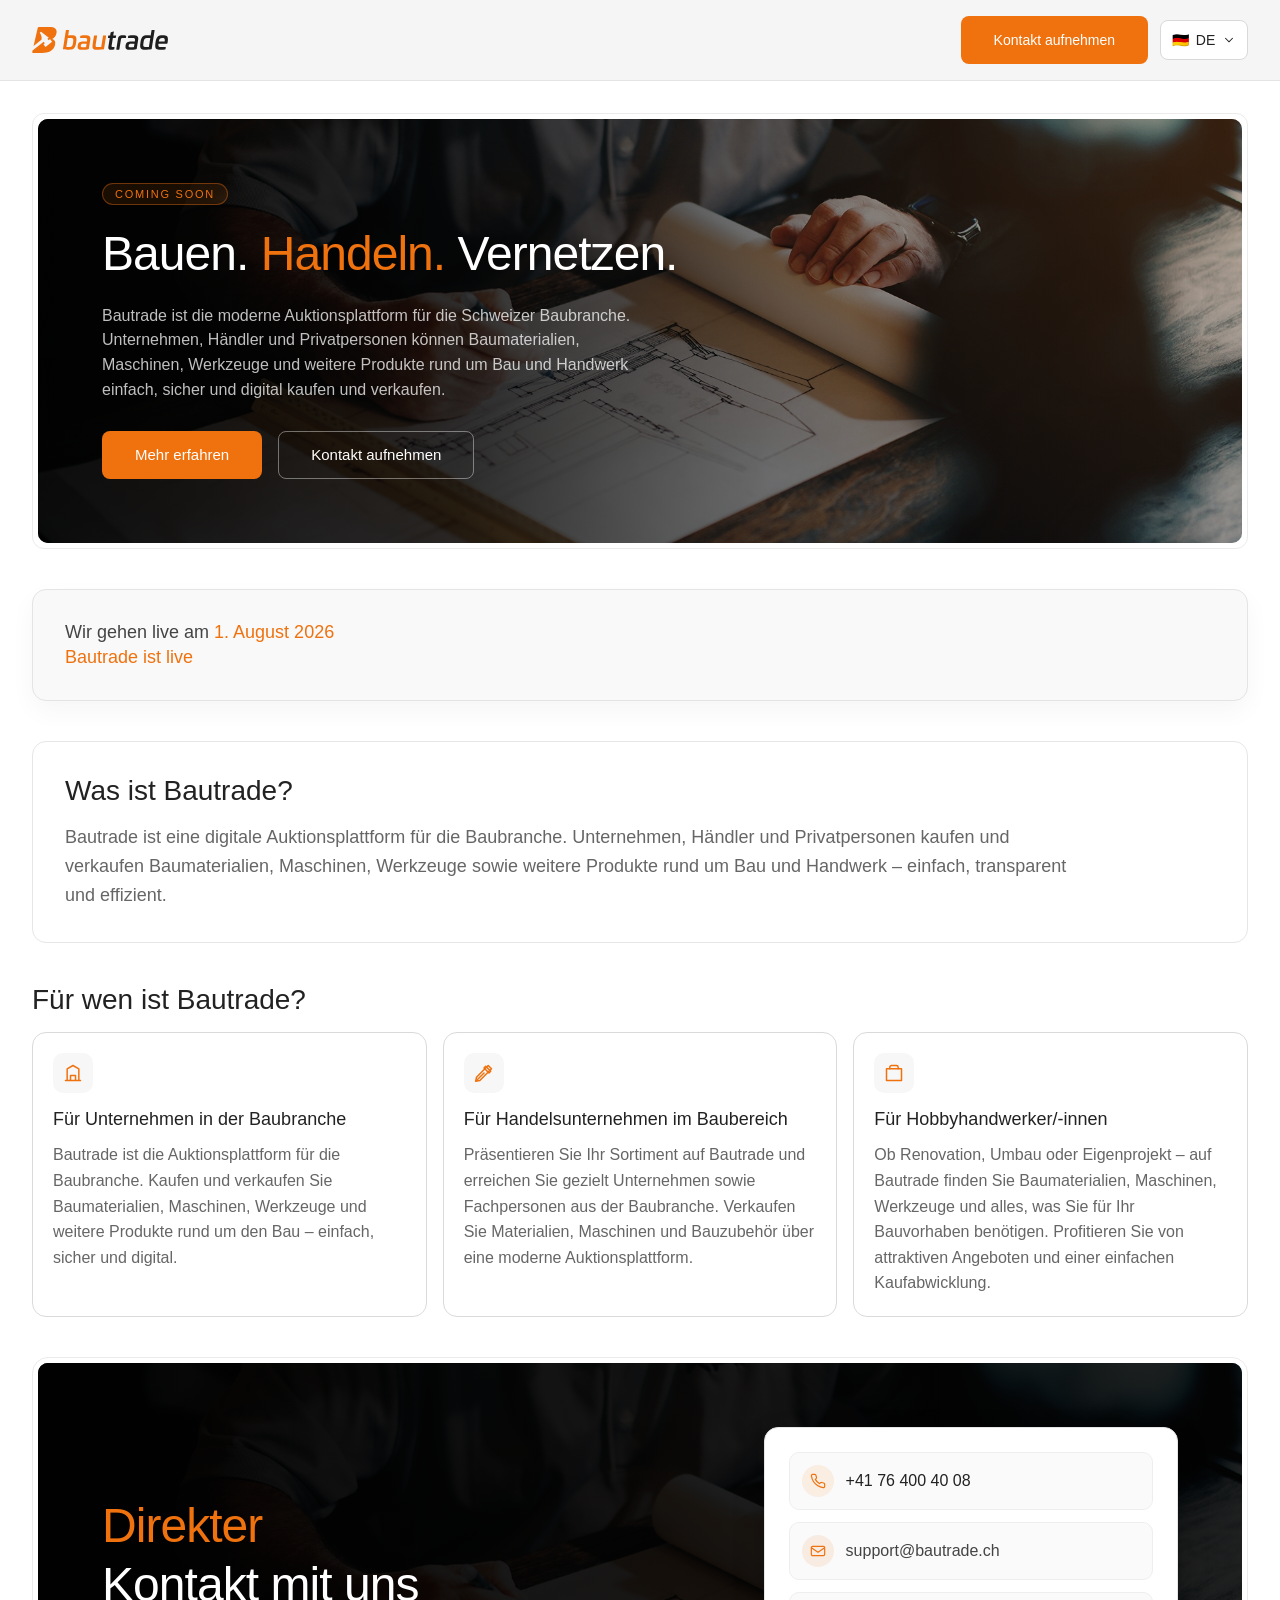
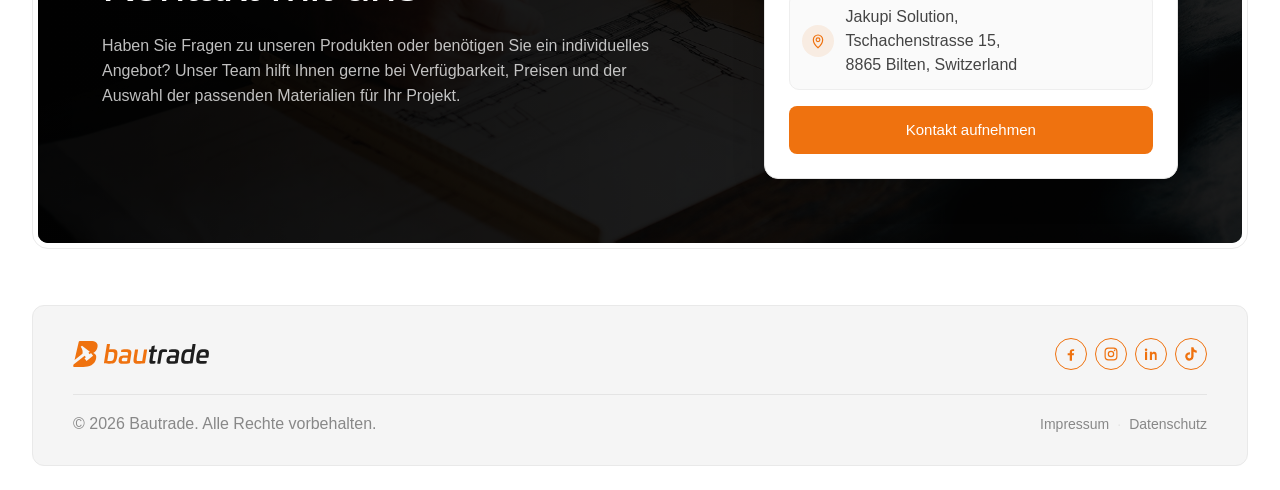
<file: index.html>
<!doctype html>
<html lang="de">
  <head>
    <meta charset="UTF-8" />
    <meta name="viewport" content="width=device-width, initial-scale=1.0" />
    <title>Bautrade Coming Soon</title>
    <link rel="icon" type="image/svg+xml" href="./img/favicon.png" />
    <link rel="stylesheet" href="./style.css" />
  </head>
  <body>
    <header class="site-header" id="top">
      <div class="container header-inner">
        <a href="./" class="brand-logo" aria-label="Bautrade Startseite"><img src="./img/logo.svg" alt="Bautrade" /></a>
        <div class="header-actions">
          <a class="btn btn-primary btn-sm" href="#contact">Kontakt aufnehmen</a>
          <div class="lang-switcher" data-lang-switcher>
            <button class="lang-trigger" type="button" aria-label="Sprache wechseln"><span>🇩🇪</span><span>DE</span><svg viewBox="0 0 24 24" fill="none" aria-hidden="true"><path d="m6 9 6 6 6-6" stroke="currentColor" stroke-width="1.8" stroke-linecap="round" /></svg></button>
            <div class="lang-menu">
              <a class="lang-option  is-active" href="./"><span>🇩🇪</span><span>Deutsch</span></a>
              <a class="lang-option" href="./en"><span>🇬🇧</span><span>English</span></a>
              <a class="lang-option" href="./fr"><span>🇫🇷</span><span>Français</span></a>
              <a class="lang-option" href="./it"><span>🇮🇹</span><span>Italiano</span></a>
            </div>
          </div>
        </div>
      </div>
    </header>
    <main>
      <div class="container page-content">
        <section class="hero-shell">
          <div class="hero-card">
            <div class="hero-overlay"></div>
            <div class="hero-radial"></div>
            <div class="hero-content">
              <span class="badge">Coming Soon</span>
              <h1><span class="hero-line">Bauen. <span class="accent">Handeln.</span> Vernetzen.</span></h1>
              <p>Bautrade ist die moderne Auktionsplattform für die Schweizer Baubranche. Unternehmen, Händler und Privatpersonen können Baumaterialien, Maschinen, Werkzeuge und weitere Produkte rund um Bau und Handwerk einfach, sicher und digital kaufen und verkaufen.</p>
              <div class="hero-actions">
                <a class="btn btn-primary" href="#about">Mehr erfahren</a>
                <a class="btn btn-outline" href="#contact">Kontakt aufnehmen</a>
              </div>
            </div>
          </div>
        </section>

        <section class="countdown-section">
          <p class="countdown-text">Wir gehen live am <span class="accent">1. August 2026</span></p>
          <div class="countdown-grid" id="countdown-grid">
            <div class="countdown-box"><p id="days">00</p><span>Tage</span></div>
            <div class="countdown-box"><p id="hours">00</p><span>Stunden</span></div>
            <div class="countdown-box"><p id="minutes">00</p><span>Minuten</span></div>
            <div class="countdown-box"><p id="seconds">00</p><span>Sekunden</span></div>
          </div>
          <p id="countdown-live" class="countdown-live">Bautrade ist live</p>
        </section>

        <section id="about" class="about-section">
          <h2>Was ist Bautrade?</h2>
          <p>Bautrade ist eine digitale Auktionsplattform für die Baubranche. Unternehmen, Händler und Privatpersonen kaufen und verkaufen Baumaterialien, Maschinen, Werkzeuge sowie weitere Produkte rund um Bau und Handwerk – einfach, transparent und effizient.</p>
        </section>

        <section class="features-section">
          <div class="features-head"><h2>Für wen ist Bautrade?</h2></div>
          <div class="features-grid">
            <article class="feature-card"><span class="icon-box"><svg viewBox="0 0 24 24" fill="none" aria-hidden="true"><path d="M3 21h18" stroke="currentColor" stroke-width="1.8" stroke-linecap="round" /><path d="M5 21V7l7-4 7 4v14" stroke="currentColor" stroke-width="1.8" stroke-linejoin="round" /><path d="M9 21v-6h6v6" stroke="currentColor" stroke-width="1.8" stroke-linejoin="round" /></svg></span><h3>Für Unternehmen in der Baubranche</h3><p>Bautrade ist die Auktionsplattform für die Baubranche. Kaufen und verkaufen Sie Baumaterialien, Maschinen, Werkzeuge und weitere Produkte rund um den Bau – einfach, sicher und digital.</p></article>
            <article class="feature-card"><span class="icon-box"><svg viewBox="0 0 24 24" fill="none" aria-hidden="true"><path d="M3 21l9-9" stroke="currentColor" stroke-width="1.8" stroke-linecap="round" /><path d="M14 4l6 6-2 2-6-6 2-2z" stroke="currentColor" stroke-width="1.8" stroke-linejoin="round" /><path d="M2 22l5-1 14-14-4-4L3 17l-1 5z" stroke="currentColor" stroke-width="1.8" stroke-linejoin="round" /></svg></span><h3>Für Handelsunternehmen im Baubereich</h3><p>Präsentieren Sie Ihr Sortiment auf Bautrade und erreichen Sie gezielt Unternehmen sowie Fachpersonen aus der Baubranche. Verkaufen Sie Materialien, Maschinen und Bauzubehör über eine moderne Auktionsplattform.</p></article>
            <article class="feature-card"><span class="icon-box"><svg viewBox="0 0 24 24" fill="none" aria-hidden="true"><path d="M3 7h18v14H3z" stroke="currentColor" stroke-width="1.8" stroke-linejoin="round" /><path d="M7 7V5a2 2 0 0 1 2-2h6a2 2 0 0 1 2 2v2" stroke="currentColor" stroke-width="1.8" stroke-linecap="round" /></svg></span><h3>Für Hobbyhandwerker/-innen</h3><p>Ob Renovation, Umbau oder Eigenprojekt – auf Bautrade finden Sie Baumaterialien, Maschinen, Werkzeuge und alles, was Sie für Ihr Bauvorhaben benötigen. Profitieren Sie von attraktiven Angeboten und einer einfachen Kaufabwicklung.</p></article>
          </div>
        </section>

        <section id="contact" class="contact-shell">
          <div class="contact-card-bg">
            <div class="contact-image"></div>
            <div class="contact-overlay"></div>
            <div class="contact-gradient"></div>
            <div class="contact-inner">
              <div class="contact-copy">
                <h2><span class="accent">Direkter</span><br />Kontakt mit uns</h2>
                <p>Haben Sie Fragen zu unseren Produkten oder benötigen Sie ein individuelles Angebot? Unser Team hilft Ihnen gerne bei Verfügbarkeit, Preisen und der Auswahl der passenden Materialien für Ihr Projekt.</p>
              </div>
              <div class="contact-info-card"><div class="contact-row"><span class="contact-icon"><svg viewBox="0 0 24 24" fill="none" aria-hidden="true"><path d="M22 16.9v3a2 2 0 0 1-2.2 2 19.8 19.8 0 0 1-8.6-3.1 19.5 19.5 0 0 1-6-6A19.8 19.8 0 0 1 2.1 4.2 2 2 0 0 1 4 2h3a2 2 0 0 1 2 1.7c.1.9.4 1.8.7 2.6a2 2 0 0 1-.5 2.1L8 9.6a16 16 0 0 0 6.4 6.4l1.2-1.2a2 2 0 0 1 2.1-.5c.8.3 1.7.6 2.6.7A2 2 0 0 1 22 16.9z" stroke="currentColor" stroke-width="1.8" stroke-linejoin="round" /></svg></span><a href="https://wa.me/41764004008" target="_blank" rel="noopener" style="color:inherit;text-decoration:none;">+41 76 400 40 08</a></div><div class="contact-row"><span class="contact-icon"><svg viewBox="0 0 24 24" fill="none" aria-hidden="true"><path d="M4 5h16a2 2 0 0 1 2 2v10a2 2 0 0 1-2 2H4a2 2 0 0 1-2-2V7a2 2 0 0 1 2-2z" stroke="currentColor" stroke-width="1.8" stroke-linejoin="round" /><path d="m22 7-10 7L2 7" stroke="currentColor" stroke-width="1.8" stroke-linejoin="round" /></svg></span><span>support@bautrade.ch</span></div><div class="contact-row"><span class="contact-icon"><svg viewBox="0 0 24 24" fill="none" aria-hidden="true"><path d="M12 22s7-5.7 7-12a7 7 0 1 0-14 0c0 6.3 7 12 7 12z" stroke="currentColor" stroke-width="1.8" /><circle cx="12" cy="10" r="2.8" stroke="currentColor" stroke-width="1.8" /></svg></span><span>Jakupi Solution,<br/>Tschachenstrasse 15,<br/>8865 Bilten, Switzerland</span></div><a class="btn btn-primary btn-full" href="mailto:support@bautrade.ch">Kontakt aufnehmen</a></div>
            </div>
          </div>
        </section>
      </div>
    </main>

    <div class="container footer-wrap">
      <footer class="site-footer">
        <div class="footer-top">
          <a href="./" class="brand-logo" aria-label="Bautrade Startseite"><img src="./img/logo.svg" alt="Bautrade" /></a>
          <div class="socials"><a href="#" aria-label="Facebook"><svg viewBox="0 0 24 24" fill="currentColor" aria-hidden="true"><path d="M13.5 22v-8h2.7l.4-3h-3.1V9.1c0-.9.3-1.5 1.7-1.5h1.5V5c-.3 0-1.3-.1-2.5-.1-2.4 0-4.1 1.5-4.1 4.3V11H7v3h3.1v8h3.4z" /></svg></a><a href="https://www.instagram.com/bautradech" aria-label="Instagram"><svg viewBox="0 0 24 24" fill="none" aria-hidden="true"><rect x="3.2" y="3.2" width="17.6" height="17.6" rx="5" stroke="currentColor" stroke-width="1.8" /><circle cx="12" cy="12" r="4" stroke="currentColor" stroke-width="1.8" /><circle cx="17.4" cy="6.6" r="1.2" fill="currentColor" /></svg></a><a href="#" aria-label="LinkedIn"><svg viewBox="0 0 24 24" fill="currentColor" aria-hidden="true"><path d="M6.2 8.8H3V21h3.2V8.8zM4.6 7.4A1.9 1.9 0 1 0 4.6 3.6a1.9 1.9 0 0 0 0 3.8zM21 21h-3.2v-6c0-1.4 0-3.2-2-3.2s-2.3 1.5-2.3 3V21h-3.2V8.8h3.1v1.7h.1c.4-.8 1.5-1.8 3.1-1.8 3.3 0 3.9 2.2 3.9 5V21z" /></svg></a><a href="#" aria-label="TikTok"><svg viewBox="0 0 24 24" fill="currentColor" aria-hidden="true"><path d="M19.59 6.69a4.83 4.83 0 0 1-3.77-4.25V2h-3.45v13.67a2.89 2.89 0 0 1-5.2 1.74 2.89 2.89 0 0 1 2.31-4.64 2.93 2.93 0 0 1 .88.13V9.4a6.84 6.84 0 0 0-1-.05A6.33 6.33 0 0 0 5 20.1a6.34 6.34 0 0 0 10.86-4.43v-7a8.16 8.16 0 0 0 4.77 1.52v-3.4a4.85 4.85 0 0 1-1-.1z" /></svg></a></div>
        </div>
        <div class="footer-bottom">
          <p>© 2026 Bautrade. Alle Rechte vorbehalten.</p>
          <div class="footer-legal"><a href="./impressum">Impressum</a><span>·</span><a href="./datenschutz">Datenschutz</a></div>
        </div>
      </footer>
    </div>

    <script>
      (function () {
        const targetDate = new Date("2026-08-01T00:00:00").getTime();
        const daysNode = document.getElementById("days");
        const hoursNode = document.getElementById("hours");
        const minutesNode = document.getElementById("minutes");
        const secondsNode = document.getElementById("seconds");
        const countdownGrid = document.getElementById("countdown-grid");
        const liveNode = document.getElementById("countdown-live");
        const switcher = document.querySelector("[data-lang-switcher]");
        function tick() { const diffMs = targetDate - Date.now(); if (diffMs <= 0) { countdownGrid.style.display = "none"; liveNode.style.display = "block"; return; } const totalSeconds = Math.floor(diffMs / 1000); daysNode.textContent = String(Math.floor(totalSeconds / 86400)).padStart(2, "0"); hoursNode.textContent = String(Math.floor((totalSeconds % 86400) / 3600)).padStart(2, "0"); minutesNode.textContent = String(Math.floor((totalSeconds % 3600) / 60)).padStart(2, "0"); secondsNode.textContent = String(totalSeconds % 60).padStart(2, "0"); }
        if (switcher) { const trigger = switcher.querySelector(".lang-trigger"); trigger.addEventListener("click", function () { switcher.classList.toggle("is-open"); }); document.addEventListener("click", function (event) { if (!switcher.contains(event.target)) switcher.classList.remove("is-open"); }); }
        tick(); window.setInterval(tick, 1000);
      })();
    </script>
  </body>
</html>
</file>
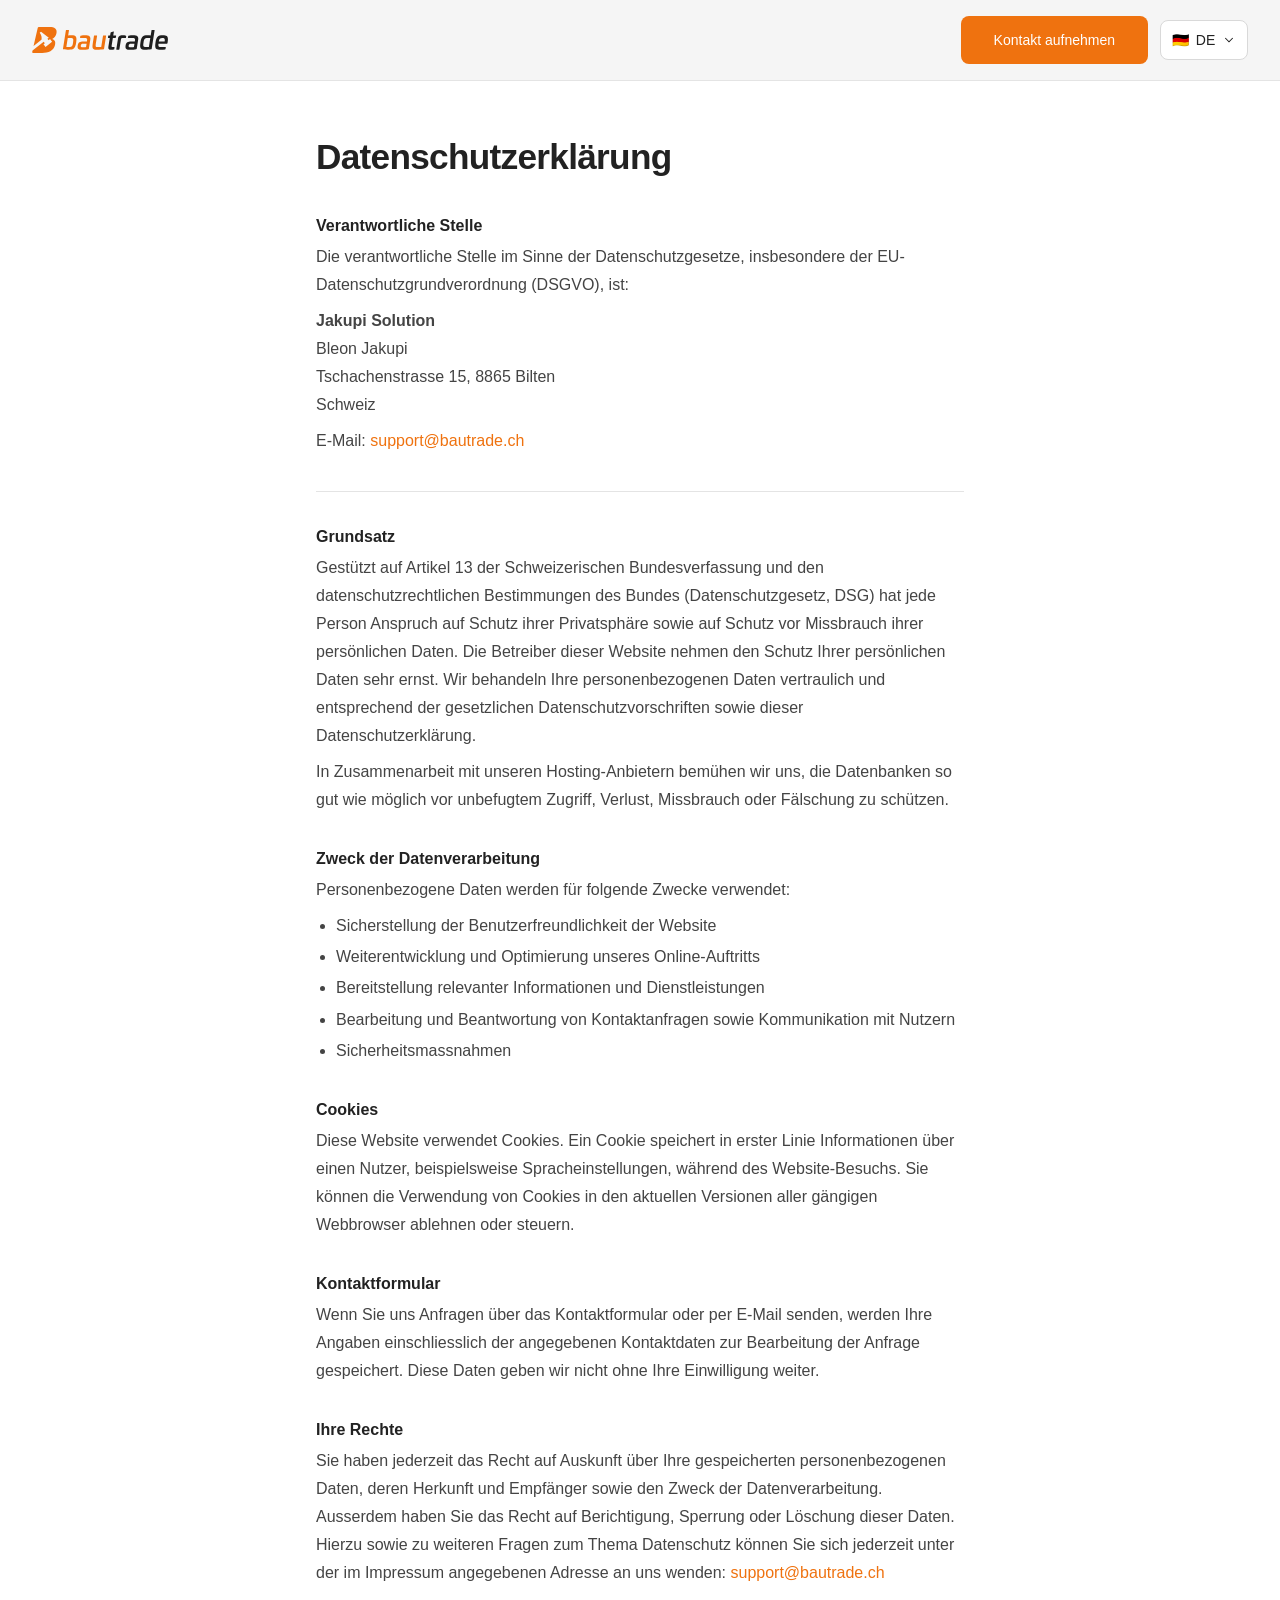
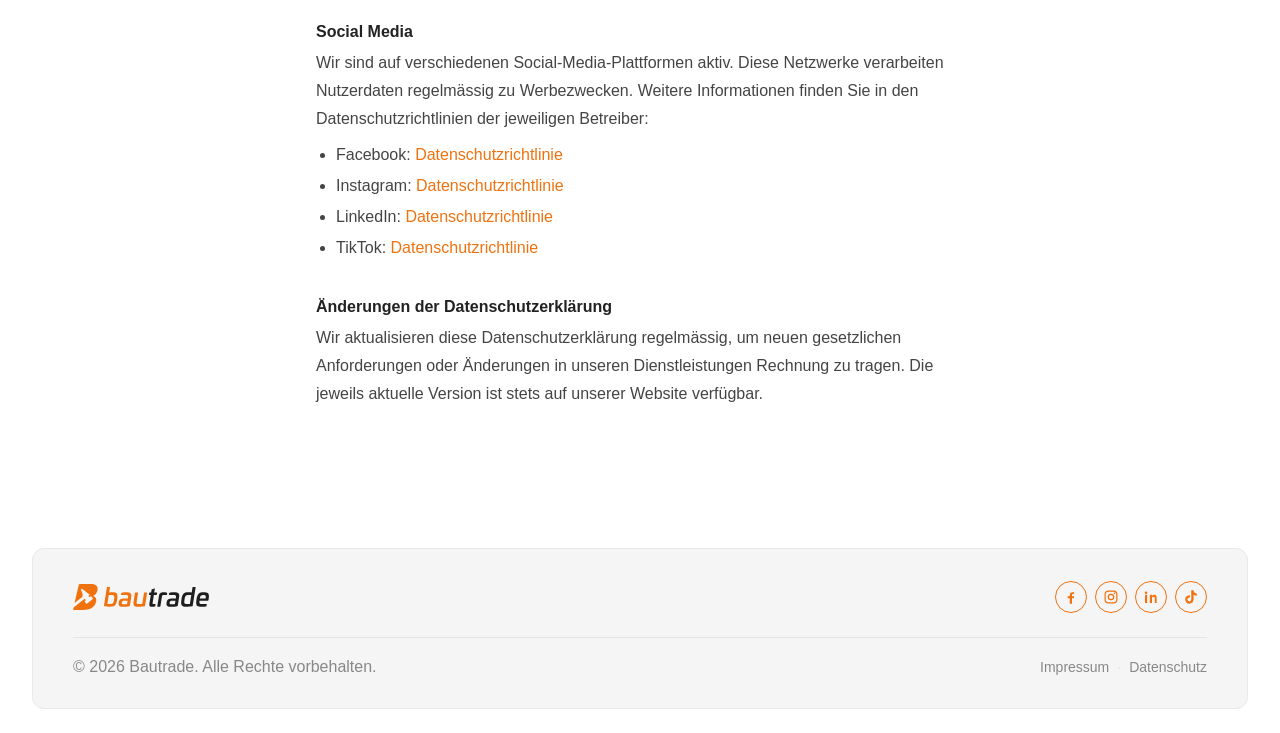
<file: datenschutz.html>
<!doctype html>
<html lang="de">
  <head>
    <meta charset="UTF-8" />
    <meta name="viewport" content="width=device-width, initial-scale=1.0" />
    <title>Datenschutzerklärung – Bautrade</title>
    <link rel="icon" type="image/svg+xml" href="./img/favicon.png" />
    <link rel="stylesheet" href="./style.css" />
    <style>
      .legal-wrap {
        max-width: 680px;
        margin: 0 auto;
        padding: 3.5rem 1rem 6rem;
      }
      .legal-title {
        font-size: 2.2rem;
        font-weight: 700;
        letter-spacing: -0.02em;
        margin: 0 0 2.5rem;
        color: var(--color-text);
      }
      .legal-block {
        margin-bottom: 2.25rem;
      }
      .legal-block h2 {
        font-size: 1rem;
        font-weight: 700;
        margin: 0 0 0.5rem;
        color: var(--color-text);
      }
      .legal-block p {
        font-size: 1rem;
        line-height: 1.75;
        color: #444;
        margin: 0 0 0.5rem;
      }
      .legal-block ul {
        padding-left: 1.25rem;
        margin: 0.25rem 0 0.5rem;
      }
      .legal-block li {
        font-size: 1rem;
        line-height: 1.75;
        color: #444;
        margin-bottom: 0.2rem;
      }
      .legal-block a {
        color: var(--color-primary);
        text-decoration: none;
      }
      .legal-block a:hover {
        text-decoration: underline;
      }
      .legal-divider {
        border: none;
        border-top: 1px solid var(--color-border);
        margin: 2.25rem 0;
      }
    </style>
  </head>
  <body>
    <header class="site-header" id="top">
      <div class="container header-inner">
        <a href="./de" class="brand-logo" aria-label="Bautrade Startseite"><img src="./img/logo.svg" alt="Bautrade" /></a>
        <div class="header-actions">
          <a class="btn btn-primary btn-sm" href="./de#contact">Kontakt aufnehmen</a>
          <div class="lang-switcher" data-lang-switcher>
            <button class="lang-trigger" type="button" aria-label="Sprache wechseln"><span>🇩🇪</span><span>DE</span><svg viewBox="0 0 24 24" fill="none" aria-hidden="true"><path d="m6 9 6 6 6-6" stroke="currentColor" stroke-width="1.8" stroke-linecap="round" /></svg></button>
            <div class="lang-menu">
              <a class="lang-option is-active" href="./de"><span>🇩🇪</span><span>Deutsch</span></a>
              <a class="lang-option" href="./en"><span>🇬🇧</span><span>English</span></a>
              <a class="lang-option" href="./fr"><span>🇫🇷</span><span>Français</span></a>
              <a class="lang-option" href="./it"><span>🇮🇹</span><span>Italiano</span></a>
            </div>
          </div>
        </div>
      </div>
    </header>

    <main>
      <div class="container">
        <div class="legal-wrap">

          <h1 class="legal-title">Datenschutzerklärung</h1>

          <div class="legal-block">
            <h2>Verantwortliche Stelle</h2>
            <p>
              Die verantwortliche Stelle im Sinne der Datenschutzgesetze, insbesondere der
              EU-Datenschutzgrundverordnung (DSGVO), ist:
            </p>
            <p>
              <strong>Jakupi Solution</strong><br>
              Bleon Jakupi<br>
              Tschachenstrasse 15, 8865 Bilten<br>
              Schweiz
            </p>
            <p>E-Mail: <a href="mailto:support@bautrade.ch">support@bautrade.ch</a></p>
          </div>

          <hr class="legal-divider" />

          <div class="legal-block">
            <h2>Grundsatz</h2>
            <p>
              Gestützt auf Artikel 13 der Schweizerischen Bundesverfassung und den datenschutzrechtlichen
              Bestimmungen des Bundes (Datenschutzgesetz, DSG) hat jede Person Anspruch auf Schutz ihrer
              Privatsphäre sowie auf Schutz vor Missbrauch ihrer persönlichen Daten. Die Betreiber dieser
              Website nehmen den Schutz Ihrer persönlichen Daten sehr ernst. Wir behandeln Ihre
              personenbezogenen Daten vertraulich und entsprechend der gesetzlichen Datenschutzvorschriften
              sowie dieser Datenschutzerklärung.
            </p>
            <p>
              In Zusammenarbeit mit unseren Hosting-Anbietern bemühen wir uns, die Datenbanken so gut wie
              möglich vor unbefugtem Zugriff, Verlust, Missbrauch oder Fälschung zu schützen.
            </p>
          </div>

          <div class="legal-block">
            <h2>Zweck der Datenverarbeitung</h2>
            <p>Personenbezogene Daten werden für folgende Zwecke verwendet:</p>
            <ul>
              <li>Sicherstellung der Benutzerfreundlichkeit der Website</li>
              <li>Weiterentwicklung und Optimierung unseres Online-Auftritts</li>
              <li>Bereitstellung relevanter Informationen und Dienstleistungen</li>
              <li>Bearbeitung und Beantwortung von Kontaktanfragen sowie Kommunikation mit Nutzern</li>
              <li>Sicherheitsmassnahmen</li>
            </ul>
          </div>

          <div class="legal-block">
            <h2>Cookies</h2>
            <p>
              Diese Website verwendet Cookies. Ein Cookie speichert in erster Linie Informationen über
              einen Nutzer, beispielsweise Spracheinstellungen, während des Website-Besuchs. Sie können
              die Verwendung von Cookies in den aktuellen Versionen aller gängigen Webbrowser ablehnen
              oder steuern.
            </p>
          </div>

          <div class="legal-block">
            <h2>Kontaktformular</h2>
            <p>
              Wenn Sie uns Anfragen über das Kontaktformular oder per E-Mail senden, werden Ihre Angaben
              einschliesslich der angegebenen Kontaktdaten zur Bearbeitung der Anfrage gespeichert.
              Diese Daten geben wir nicht ohne Ihre Einwilligung weiter.
            </p>
          </div>

          <div class="legal-block">
            <h2>Ihre Rechte</h2>
            <p>
              Sie haben jederzeit das Recht auf Auskunft über Ihre gespeicherten personenbezogenen Daten,
              deren Herkunft und Empfänger sowie den Zweck der Datenverarbeitung. Ausserdem haben Sie das
              Recht auf Berichtigung, Sperrung oder Löschung dieser Daten. Hierzu sowie zu weiteren Fragen
              zum Thema Datenschutz können Sie sich jederzeit unter der im Impressum angegebenen Adresse
              an uns wenden: <a href="mailto:support@bautrade.ch">support@bautrade.ch</a>
            </p>
          </div>

          <div class="legal-block">
            <h2>Social Media</h2>
            <p>
              Wir sind auf verschiedenen Social-Media-Plattformen aktiv. Diese Netzwerke verarbeiten
              Nutzerdaten regelmässig zu Werbezwecken. Weitere Informationen finden Sie in den
              Datenschutzrichtlinien der jeweiligen Betreiber:
            </p>
            <ul>
              <li>Facebook: <a href="https://www.facebook.com/privacy/policy/" target="_blank" rel="noopener">Datenschutzrichtlinie</a></li>
              <li>Instagram: <a href="https://privacycenter.instagram.com/policy/" target="_blank" rel="noopener">Datenschutzrichtlinie</a></li>
              <li>LinkedIn: <a href="https://www.linkedin.com/legal/privacy-policy" target="_blank" rel="noopener">Datenschutzrichtlinie</a></li>
              <li>TikTok: <a href="https://www.tiktok.com/legal/page/eea/privacy-policy/de" target="_blank" rel="noopener">Datenschutzrichtlinie</a></li>
            </ul>
          </div>

          <div class="legal-block">
            <h2>Änderungen der Datenschutzerklärung</h2>
            <p>
              Wir aktualisieren diese Datenschutzerklärung regelmässig, um neuen gesetzlichen Anforderungen
              oder Änderungen in unseren Dienstleistungen Rechnung zu tragen. Die jeweils aktuelle Version
              ist stets auf unserer Website verfügbar.
            </p>
          </div>

        </div>
      </div>
    </main>

    <div class="container footer-wrap">
      <footer class="site-footer">
        <div class="footer-top">
          <a href="./de" class="brand-logo" aria-label="Bautrade Startseite"><img src="./img/logo.svg" alt="Bautrade" /></a>
          <div class="socials"><a href="#" aria-label="Facebook"><svg viewBox="0 0 24 24" fill="currentColor" aria-hidden="true"><path d="M13.5 22v-8h2.7l.4-3h-3.1V9.1c0-.9.3-1.5 1.7-1.5h1.5V5c-.3 0-1.3-.1-2.5-.1-2.4 0-4.1 1.5-4.1 4.3V11H7v3h3.1v8h3.4z" /></svg></a><a href="#" aria-label="Instagram"><svg viewBox="0 0 24 24" fill="none" aria-hidden="true"><rect x="3.2" y="3.2" width="17.6" height="17.6" rx="5" stroke="currentColor" stroke-width="1.8" /><circle cx="12" cy="12" r="4" stroke="currentColor" stroke-width="1.8" /><circle cx="17.4" cy="6.6" r="1.2" fill="currentColor" /></svg></a><a href="#" aria-label="LinkedIn"><svg viewBox="0 0 24 24" fill="currentColor" aria-hidden="true"><path d="M6.2 8.8H3V21h3.2V8.8zM4.6 7.4A1.9 1.9 0 1 0 4.6 3.6a1.9 1.9 0 0 0 0 3.8zM21 21h-3.2v-6c0-1.4 0-3.2-2-3.2s-2.3 1.5-2.3 3V21h-3.2V8.8h3.1v1.7h.1c.4-.8 1.5-1.8 3.1-1.8 3.3 0 3.9 2.2 3.9 5V21z" /></svg></a><a href="#" aria-label="TikTok"><svg viewBox="0 0 24 24" fill="currentColor" aria-hidden="true"><path d="M19.59 6.69a4.83 4.83 0 0 1-3.77-4.25V2h-3.45v13.67a2.89 2.89 0 0 1-5.2 1.74 2.89 2.89 0 0 1 2.31-4.64 2.93 2.93 0 0 1 .88.13V9.4a6.84 6.84 0 0 0-1-.05A6.33 6.33 0 0 0 5 20.1a6.34 6.34 0 0 0 10.86-4.43v-7a8.16 8.16 0 0 0 4.77 1.52v-3.4a4.85 4.85 0 0 1-1-.1z" /></svg></a></div>
        </div>
        <div class="footer-bottom">
          <p>© 2026 Bautrade. Alle Rechte vorbehalten.</p>
          <div class="footer-legal"><a href="./impressum">Impressum</a><span>·</span><a href="./datenschutz">Datenschutz</a></div>
        </div>
      </footer>
    </div>

    <script>
      (function () {
        const switcher = document.querySelector("[data-lang-switcher]");
        if (switcher) {
          const trigger = switcher.querySelector(".lang-trigger");
          trigger.addEventListener("click", function () { switcher.classList.toggle("is-open"); });
          document.addEventListener("click", function (event) { if (!switcher.contains(event.target)) switcher.classList.remove("is-open"); });
        }
      })();
    </script>
  </body>
</html>
</file>
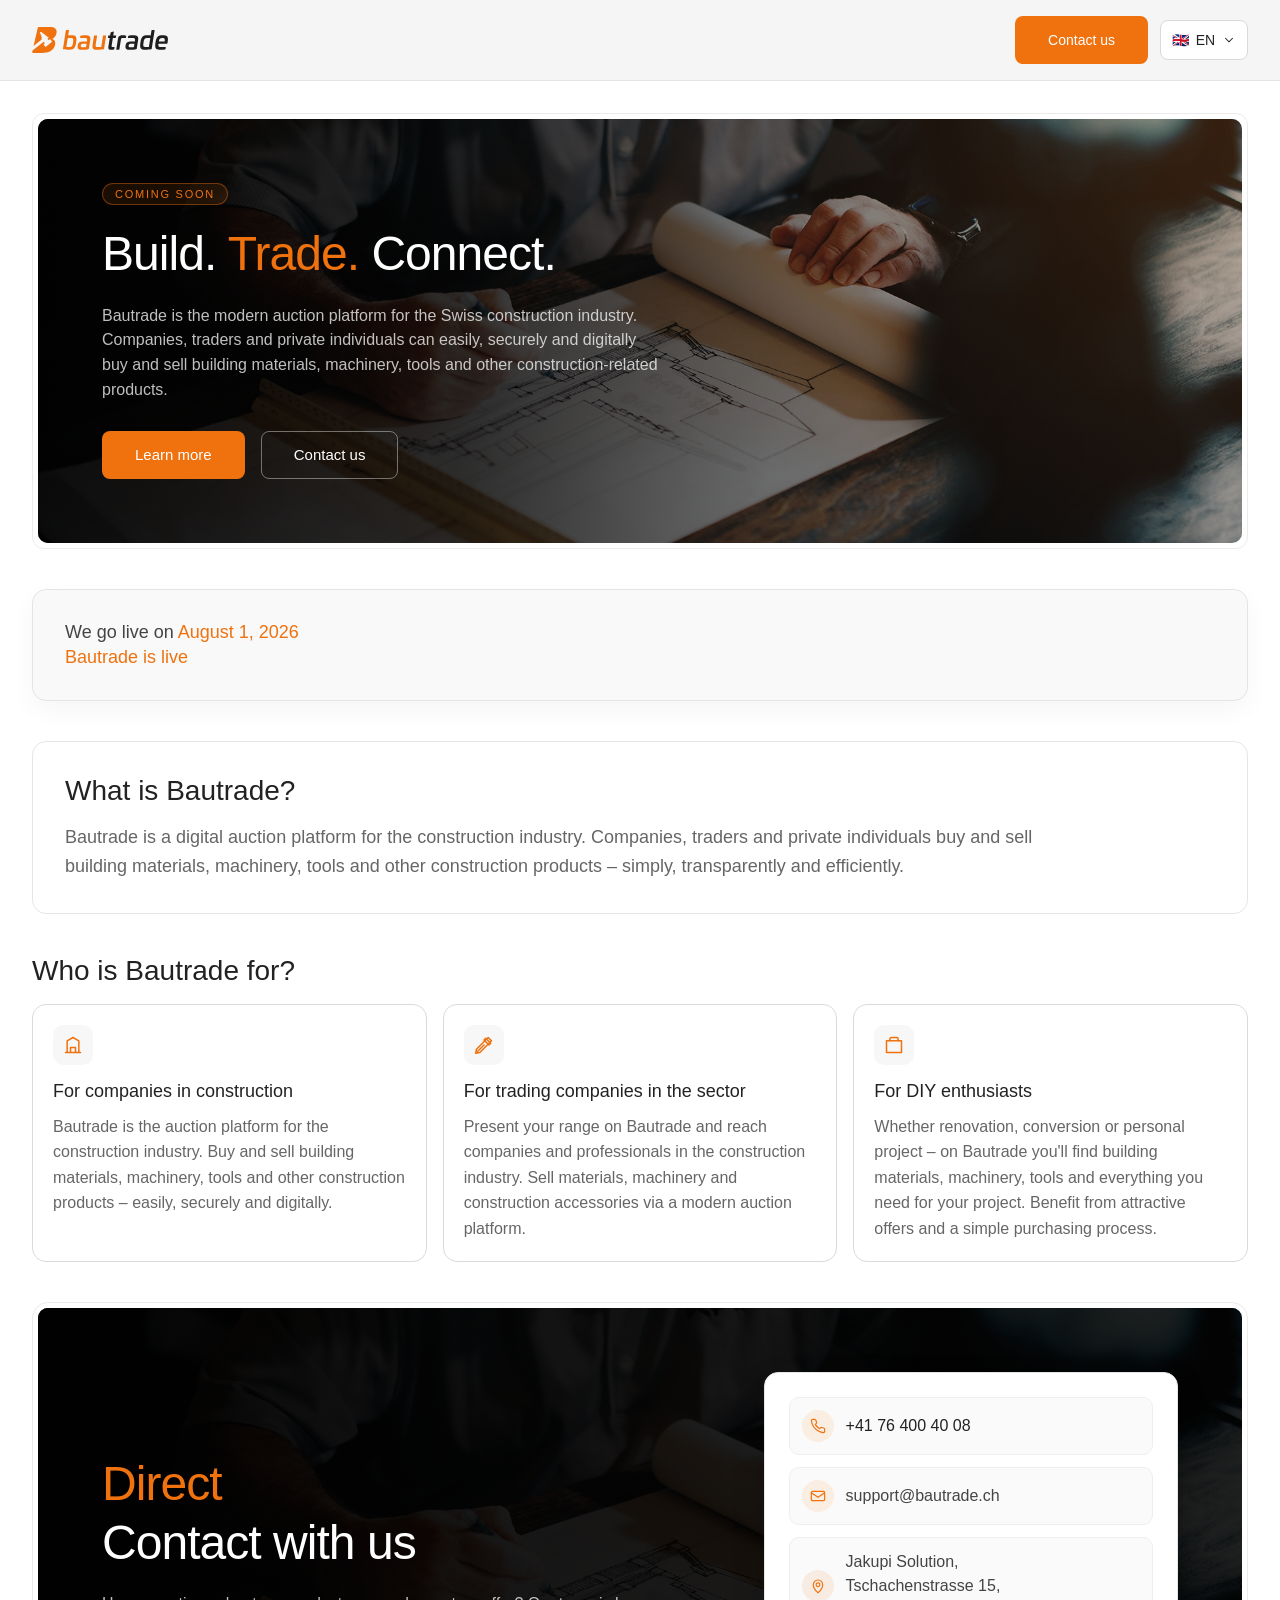
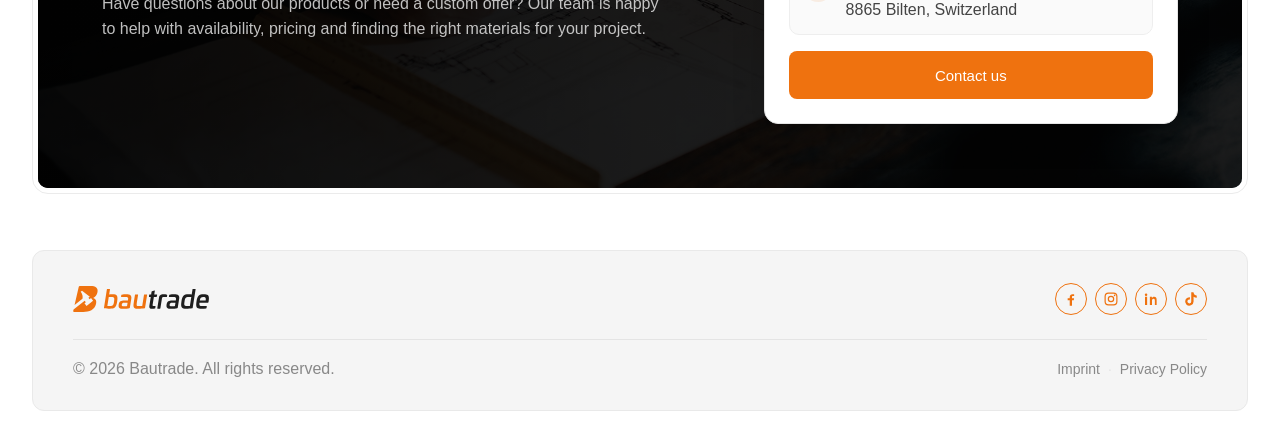
<file: en.html>
<!doctype html>
<html lang="en">
  <head>
    <meta charset="UTF-8" />
    <meta name="viewport" content="width=device-width, initial-scale=1.0" />
    <title>Bautrade Coming Soon</title>
    <link rel="icon" type="image/svg+xml" href="./img/favicon.png" />
    <link rel="stylesheet" href="./style.css" />
  </head>
  <body>
    <header class="site-header" id="top">
      <div class="container header-inner">
        <a href="./en" class="brand-logo" aria-label="Bautrade home"><img src="./img/logo.svg" alt="Bautrade" /></a>
        <div class="header-actions">
          <a class="btn btn-primary btn-sm" href="#contact">Contact us</a>
          <div class="lang-switcher" data-lang-switcher>
            <button class="lang-trigger" type="button" aria-label="Change language"><span>🇬🇧</span><span>EN</span><svg viewBox="0 0 24 24" fill="none" aria-hidden="true"><path d="m6 9 6 6 6-6" stroke="currentColor" stroke-width="1.8" stroke-linecap="round" /></svg></button>
            <div class="lang-menu">
              <a class="lang-option" href="./"><span>🇩🇪</span><span>Deutsch</span></a>
              <a class="lang-option  is-active" href="./en"><span>🇬🇧</span><span>English</span></a>
              <a class="lang-option" href="./fr"><span>🇫🇷</span><span>Français</span></a>
              <a class="lang-option" href="./it"><span>🇮🇹</span><span>Italiano</span></a>
            </div>
          </div>
        </div>
      </div>
    </header>
    <main>
      <div class="container page-content">
        <section class="hero-shell">
          <div class="hero-card">
            <div class="hero-overlay"></div>
            <div class="hero-radial"></div>
            <div class="hero-content">
              <span class="badge">Coming Soon</span>
              <h1><span class="hero-line">Build. <span class="accent">Trade.</span> Connect.</span></h1>
              <p>Bautrade is the modern auction platform for the Swiss construction industry. Companies, traders and private individuals can easily, securely and digitally buy and sell building materials, machinery, tools and other construction-related products.</p>
              <div class="hero-actions">
                <a class="btn btn-primary" href="#about">Learn more</a>
                <a class="btn btn-outline" href="#contact">Contact us</a>
              </div>
            </div>
          </div>
        </section>

        <section class="countdown-section">
          <p class="countdown-text">We go live on <span class="accent">August 1, 2026</span></p>
          <div class="countdown-grid" id="countdown-grid">
            <div class="countdown-box"><p id="days">00</p><span>Days</span></div>
            <div class="countdown-box"><p id="hours">00</p><span>Hours</span></div>
            <div class="countdown-box"><p id="minutes">00</p><span>Minutes</span></div>
            <div class="countdown-box"><p id="seconds">00</p><span>Seconds</span></div>
          </div>
          <p id="countdown-live" class="countdown-live">Bautrade is live</p>
        </section>

        <section id="about" class="about-section">
          <h2>What is Bautrade?</h2>
          <p>Bautrade is a digital auction platform for the construction industry. Companies, traders and private individuals buy and sell building materials, machinery, tools and other construction products – simply, transparently and efficiently.</p>
        </section>

        <section class="features-section">
          <div class="features-head"><h2>Who is Bautrade for?</h2></div>
          <div class="features-grid">
            <article class="feature-card"><span class="icon-box"><svg viewBox="0 0 24 24" fill="none" aria-hidden="true"><path d="M3 21h18" stroke="currentColor" stroke-width="1.8" stroke-linecap="round" /><path d="M5 21V7l7-4 7 4v14" stroke="currentColor" stroke-width="1.8" stroke-linejoin="round" /><path d="M9 21v-6h6v6" stroke="currentColor" stroke-width="1.8" stroke-linejoin="round" /></svg></span><h3>For companies in construction</h3><p>Bautrade is the auction platform for the construction industry. Buy and sell building materials, machinery, tools and other construction products – easily, securely and digitally.</p></article>
            <article class="feature-card"><span class="icon-box"><svg viewBox="0 0 24 24" fill="none" aria-hidden="true"><path d="M3 21l9-9" stroke="currentColor" stroke-width="1.8" stroke-linecap="round" /><path d="M14 4l6 6-2 2-6-6 2-2z" stroke="currentColor" stroke-width="1.8" stroke-linejoin="round" /><path d="M2 22l5-1 14-14-4-4L3 17l-1 5z" stroke="currentColor" stroke-width="1.8" stroke-linejoin="round" /></svg></span><h3>For trading companies in the sector</h3><p>Present your range on Bautrade and reach companies and professionals in the construction industry. Sell materials, machinery and construction accessories via a modern auction platform.</p></article>
            <article class="feature-card"><span class="icon-box"><svg viewBox="0 0 24 24" fill="none" aria-hidden="true"><path d="M3 7h18v14H3z" stroke="currentColor" stroke-width="1.8" stroke-linejoin="round" /><path d="M7 7V5a2 2 0 0 1 2-2h6a2 2 0 0 1 2 2v2" stroke="currentColor" stroke-width="1.8" stroke-linecap="round" /></svg></span><h3>For DIY enthusiasts</h3><p>Whether renovation, conversion or personal project – on Bautrade you'll find building materials, machinery, tools and everything you need for your project. Benefit from attractive offers and a simple purchasing process.</p></article>
          </div>
        </section>

        <section id="contact" class="contact-shell">
          <div class="contact-card-bg">
            <div class="contact-image"></div>
            <div class="contact-overlay"></div>
            <div class="contact-gradient"></div>
            <div class="contact-inner">
              <div class="contact-copy">
                <h2><span class="accent">Direct</span><br />Contact with us</h2>
                <p>Have questions about our products or need a custom offer? Our team is happy to help with availability, pricing and finding the right materials for your project.</p>
              </div>
              <div class="contact-info-card"><div class="contact-row"><span class="contact-icon"><svg viewBox="0 0 24 24" fill="none" aria-hidden="true"><path d="M22 16.9v3a2 2 0 0 1-2.2 2 19.8 19.8 0 0 1-8.6-3.1 19.5 19.5 0 0 1-6-6A19.8 19.8 0 0 1 2.1 4.2 2 2 0 0 1 4 2h3a2 2 0 0 1 2 1.7c.1.9.4 1.8.7 2.6a2 2 0 0 1-.5 2.1L8 9.6a16 16 0 0 0 6.4 6.4l1.2-1.2a2 2 0 0 1 2.1-.5c.8.3 1.7.6 2.6.7A2 2 0 0 1 22 16.9z" stroke="currentColor" stroke-width="1.8" stroke-linejoin="round" /></svg></span><a href="https://wa.me/41764004008" target="_blank" rel="noopener" style="color:inherit;text-decoration:none;">+41 76 400 40 08</a></div><div class="contact-row"><span class="contact-icon"><svg viewBox="0 0 24 24" fill="none" aria-hidden="true"><path d="M4 5h16a2 2 0 0 1 2 2v10a2 2 0 0 1-2 2H4a2 2 0 0 1-2-2V7a2 2 0 0 1 2-2z" stroke="currentColor" stroke-width="1.8" stroke-linejoin="round" /><path d="m22 7-10 7L2 7" stroke="currentColor" stroke-width="1.8" stroke-linejoin="round" /></svg></span><span>support@bautrade.ch</span></div><div class="contact-row"><span class="contact-icon"><svg viewBox="0 0 24 24" fill="none" aria-hidden="true"><path d="M12 22s7-5.7 7-12a7 7 0 1 0-14 0c0 6.3 7 12 7 12z" stroke="currentColor" stroke-width="1.8" /><circle cx="12" cy="10" r="2.8" stroke="currentColor" stroke-width="1.8" /></svg></span><span>Jakupi Solution,<br/>Tschachenstrasse 15,<br/>8865 Bilten, Switzerland</span></div><a class="btn btn-primary btn-full" href="mailto:support@bautrade.ch">Contact us</a></div>
            </div>
          </div>
        </section>
      </div>
    </main>

    <div class="container footer-wrap">
      <footer class="site-footer">
        <div class="footer-top">
          <a href="./en" class="brand-logo" aria-label="Bautrade home"><img src="./img/logo.svg" alt="Bautrade" /></a>
          <div class="socials"><a href="#" aria-label="Facebook"><svg viewBox="0 0 24 24" fill="currentColor" aria-hidden="true"><path d="M13.5 22v-8h2.7l.4-3h-3.1V9.1c0-.9.3-1.5 1.7-1.5h1.5V5c-.3 0-1.3-.1-2.5-.1-2.4 0-4.1 1.5-4.1 4.3V11H7v3h3.1v8h3.4z" /></svg></a><a href="#" aria-label="Instagram"><svg viewBox="0 0 24 24" fill="none" aria-hidden="true"><rect x="3.2" y="3.2" width="17.6" height="17.6" rx="5" stroke="currentColor" stroke-width="1.8" /><circle cx="12" cy="12" r="4" stroke="currentColor" stroke-width="1.8" /><circle cx="17.4" cy="6.6" r="1.2" fill="currentColor" /></svg></a><a href="#" aria-label="LinkedIn"><svg viewBox="0 0 24 24" fill="currentColor" aria-hidden="true"><path d="M6.2 8.8H3V21h3.2V8.8zM4.6 7.4A1.9 1.9 0 1 0 4.6 3.6a1.9 1.9 0 0 0 0 3.8zM21 21h-3.2v-6c0-1.4 0-3.2-2-3.2s-2.3 1.5-2.3 3V21h-3.2V8.8h3.1v1.7h.1c.4-.8 1.5-1.8 3.1-1.8 3.3 0 3.9 2.2 3.9 5V21z" /></svg></a><a href="#" aria-label="TikTok"><svg viewBox="0 0 24 24" fill="currentColor" aria-hidden="true"><path d="M19.59 6.69a4.83 4.83 0 0 1-3.77-4.25V2h-3.45v13.67a2.89 2.89 0 0 1-5.2 1.74 2.89 2.89 0 0 1 2.31-4.64 2.93 2.93 0 0 1 .88.13V9.4a6.84 6.84 0 0 0-1-.05A6.33 6.33 0 0 0 5 20.1a6.34 6.34 0 0 0 10.86-4.43v-7a8.16 8.16 0 0 0 4.77 1.52v-3.4a4.85 4.85 0 0 1-1-.1z" /></svg></a></div>
        </div>
        <div class="footer-bottom">
          <p>© 2026 Bautrade. All rights reserved.</p>
          <div class="footer-legal"><a href="./impressum">Imprint</a><span>·</span><a href="./datenschutz">Privacy Policy</a></div>
        </div>
      </footer>
    </div>

    <script>
      (function () {
        const targetDate = new Date("2026-08-01T00:00:00").getTime();
        const daysNode = document.getElementById("days");
        const hoursNode = document.getElementById("hours");
        const minutesNode = document.getElementById("minutes");
        const secondsNode = document.getElementById("seconds");
        const countdownGrid = document.getElementById("countdown-grid");
        const liveNode = document.getElementById("countdown-live");
        const switcher = document.querySelector("[data-lang-switcher]");
        function tick() { const diffMs = targetDate - Date.now(); if (diffMs <= 0) { countdownGrid.style.display = "none"; liveNode.style.display = "block"; return; } const totalSeconds = Math.floor(diffMs / 1000); daysNode.textContent = String(Math.floor(totalSeconds / 86400)).padStart(2, "0"); hoursNode.textContent = String(Math.floor((totalSeconds % 86400) / 3600)).padStart(2, "0"); minutesNode.textContent = String(Math.floor((totalSeconds % 3600) / 60)).padStart(2, "0"); secondsNode.textContent = String(totalSeconds % 60).padStart(2, "0"); }
        if (switcher) { const trigger = switcher.querySelector(".lang-trigger"); trigger.addEventListener("click", function () { switcher.classList.toggle("is-open"); }); document.addEventListener("click", function (event) { if (!switcher.contains(event.target)) switcher.classList.remove("is-open"); }); }
        tick(); window.setInterval(tick, 1000);
      })();
    </script>
  </body>
</html>
</file>
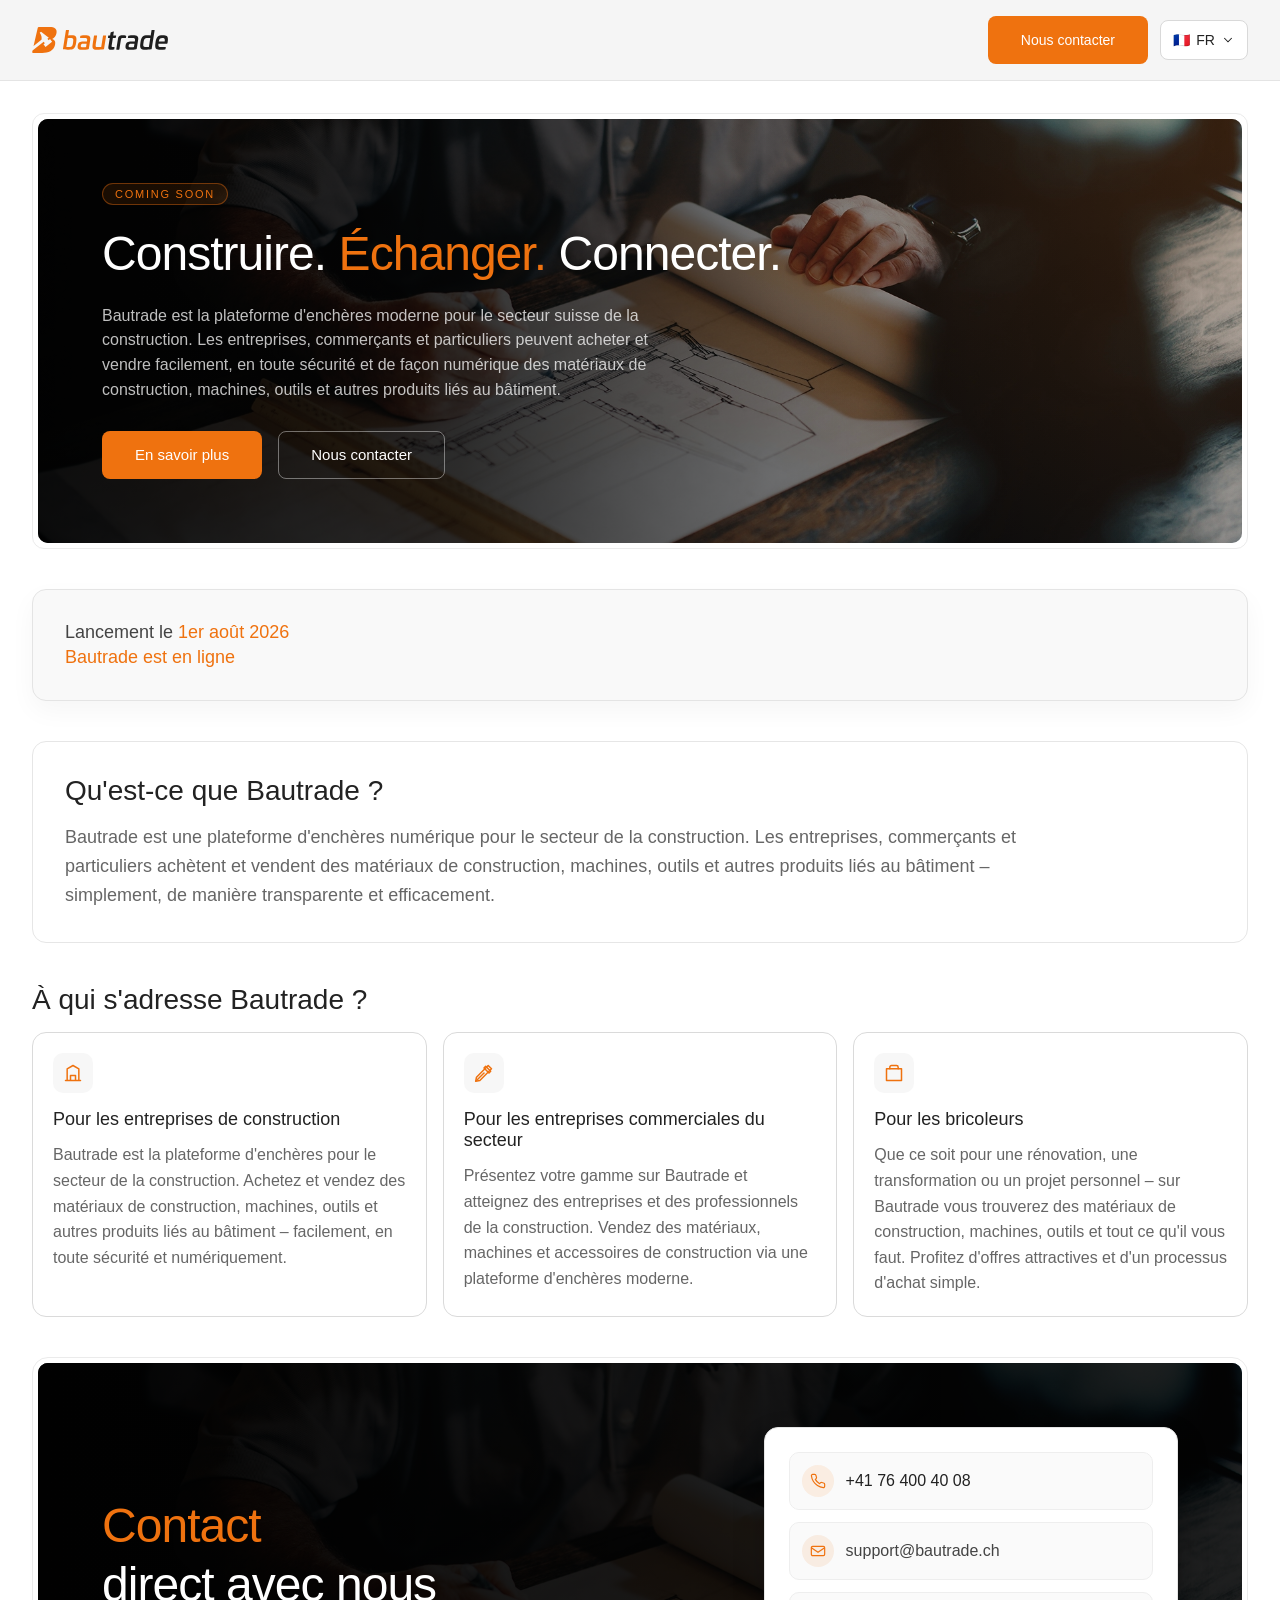
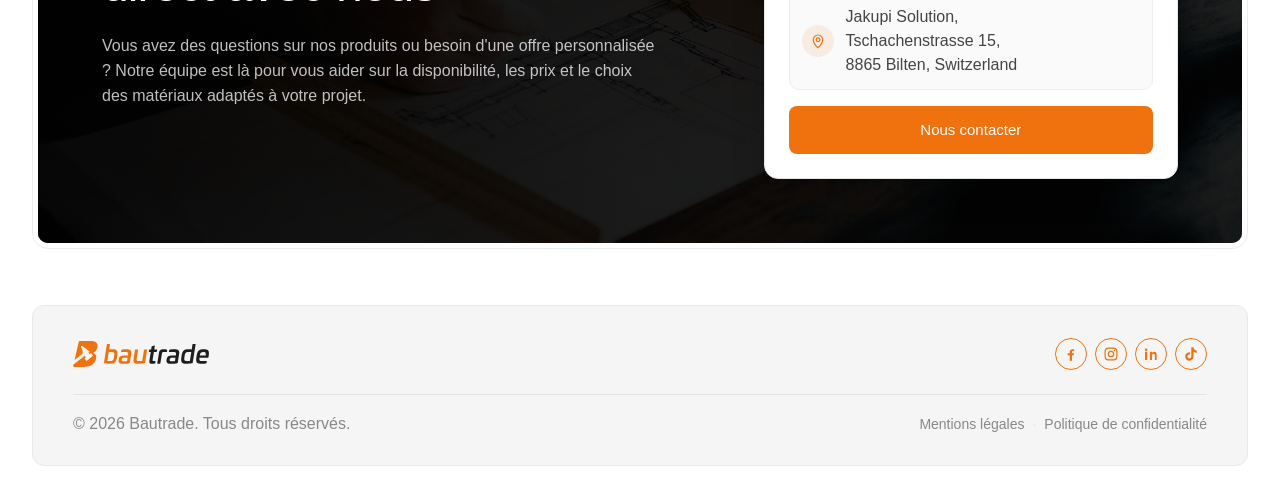
<file: fr.html>
<!doctype html>
<html lang="fr">
  <head>
    <meta charset="UTF-8" />
    <meta name="viewport" content="width=device-width, initial-scale=1.0" />
    <title>Bautrade Coming Soon</title>
    <link rel="icon" type="image/svg+xml" href="./img/favicon.png" />
    <link rel="stylesheet" href="./style.css" />
  </head>
  <body>
    <header class="site-header" id="top">
      <div class="container header-inner">
        <a href="./fr" class="brand-logo" aria-label="Accueil Bautrade"><img src="./img/logo.svg" alt="Bautrade" /></a>
        <div class="header-actions">
          <a class="btn btn-primary btn-sm" href="#contact">Nous contacter</a>
          <div class="lang-switcher" data-lang-switcher>
            <button class="lang-trigger" type="button" aria-label="Changer de langue"><span>🇫🇷</span><span>FR</span><svg viewBox="0 0 24 24" fill="none" aria-hidden="true"><path d="m6 9 6 6 6-6" stroke="currentColor" stroke-width="1.8" stroke-linecap="round" /></svg></button>
            <div class="lang-menu">
              <a class="lang-option" href="./"><span>🇩🇪</span><span>Deutsch</span></a>
              <a class="lang-option" href="./en"><span>🇬🇧</span><span>English</span></a>
              <a class="lang-option  is-active" href="./fr"><span>🇫🇷</span><span>Français</span></a>
              <a class="lang-option" href="./it"><span>🇮🇹</span><span>Italiano</span></a>
            </div>
          </div>
        </div>
      </div>
    </header>
    <main>
      <div class="container page-content">
        <section class="hero-shell">
          <div class="hero-card">
            <div class="hero-overlay"></div>
            <div class="hero-radial"></div>
            <div class="hero-content">
              <span class="badge">Coming Soon</span>
              <h1><span class="hero-line">Construire. <span class="accent">Échanger.</span> Connecter.</span></h1>
              <p>Bautrade est la plateforme d'enchères moderne pour le secteur suisse de la construction. Les entreprises, commerçants et particuliers peuvent acheter et vendre facilement, en toute sécurité et de façon numérique des matériaux de construction, machines, outils et autres produits liés au bâtiment.</p>
              <div class="hero-actions">
                <a class="btn btn-primary" href="#about">En savoir plus</a>
                <a class="btn btn-outline" href="#contact">Nous contacter</a>
              </div>
            </div>
          </div>
        </section>

        <section class="countdown-section">
          <p class="countdown-text">Lancement le <span class="accent">1er août 2026</span></p>
          <div class="countdown-grid" id="countdown-grid">
            <div class="countdown-box"><p id="days">00</p><span>Jours</span></div>
            <div class="countdown-box"><p id="hours">00</p><span>Heures</span></div>
            <div class="countdown-box"><p id="minutes">00</p><span>Minutes</span></div>
            <div class="countdown-box"><p id="seconds">00</p><span>Secondes</span></div>
          </div>
          <p id="countdown-live" class="countdown-live">Bautrade est en ligne</p>
        </section>

        <section id="about" class="about-section">
          <h2>Qu'est-ce que Bautrade ?</h2>
          <p>Bautrade est une plateforme d'enchères numérique pour le secteur de la construction. Les entreprises, commerçants et particuliers achètent et vendent des matériaux de construction, machines, outils et autres produits liés au bâtiment – simplement, de manière transparente et efficacement.</p>
        </section>

        <section class="features-section">
          <div class="features-head"><h2>À qui s'adresse Bautrade ?</h2></div>
          <div class="features-grid">
            <article class="feature-card"><span class="icon-box"><svg viewBox="0 0 24 24" fill="none" aria-hidden="true"><path d="M3 21h18" stroke="currentColor" stroke-width="1.8" stroke-linecap="round" /><path d="M5 21V7l7-4 7 4v14" stroke="currentColor" stroke-width="1.8" stroke-linejoin="round" /><path d="M9 21v-6h6v6" stroke="currentColor" stroke-width="1.8" stroke-linejoin="round" /></svg></span><h3>Pour les entreprises de construction</h3><p>Bautrade est la plateforme d'enchères pour le secteur de la construction. Achetez et vendez des matériaux de construction, machines, outils et autres produits liés au bâtiment – facilement, en toute sécurité et numériquement.</p></article>
            <article class="feature-card"><span class="icon-box"><svg viewBox="0 0 24 24" fill="none" aria-hidden="true"><path d="M3 21l9-9" stroke="currentColor" stroke-width="1.8" stroke-linecap="round" /><path d="M14 4l6 6-2 2-6-6 2-2z" stroke="currentColor" stroke-width="1.8" stroke-linejoin="round" /><path d="M2 22l5-1 14-14-4-4L3 17l-1 5z" stroke="currentColor" stroke-width="1.8" stroke-linejoin="round" /></svg></span><h3>Pour les entreprises commerciales du secteur</h3><p>Présentez votre gamme sur Bautrade et atteignez des entreprises et des professionnels de la construction. Vendez des matériaux, machines et accessoires de construction via une plateforme d'enchères moderne.</p></article>
            <article class="feature-card"><span class="icon-box"><svg viewBox="0 0 24 24" fill="none" aria-hidden="true"><path d="M3 7h18v14H3z" stroke="currentColor" stroke-width="1.8" stroke-linejoin="round" /><path d="M7 7V5a2 2 0 0 1 2-2h6a2 2 0 0 1 2 2v2" stroke="currentColor" stroke-width="1.8" stroke-linecap="round" /></svg></span><h3>Pour les bricoleurs</h3><p>Que ce soit pour une rénovation, une transformation ou un projet personnel – sur Bautrade vous trouverez des matériaux de construction, machines, outils et tout ce qu'il vous faut. Profitez d'offres attractives et d'un processus d'achat simple.</p></article>
          </div>
        </section>

        <section id="contact" class="contact-shell">
          <div class="contact-card-bg">
            <div class="contact-image"></div>
            <div class="contact-overlay"></div>
            <div class="contact-gradient"></div>
            <div class="contact-inner">
              <div class="contact-copy">
                <h2><span class="accent">Contact</span><br />direct avec nous</h2>
                <p>Vous avez des questions sur nos produits ou besoin d'une offre personnalisée ? Notre équipe est là pour vous aider sur la disponibilité, les prix et le choix des matériaux adaptés à votre projet.</p>
              </div>
              <div class="contact-info-card"><div class="contact-row"><span class="contact-icon"><svg viewBox="0 0 24 24" fill="none" aria-hidden="true"><path d="M22 16.9v3a2 2 0 0 1-2.2 2 19.8 19.8 0 0 1-8.6-3.1 19.5 19.5 0 0 1-6-6A19.8 19.8 0 0 1 2.1 4.2 2 2 0 0 1 4 2h3a2 2 0 0 1 2 1.7c.1.9.4 1.8.7 2.6a2 2 0 0 1-.5 2.1L8 9.6a16 16 0 0 0 6.4 6.4l1.2-1.2a2 2 0 0 1 2.1-.5c.8.3 1.7.6 2.6.7A2 2 0 0 1 22 16.9z" stroke="currentColor" stroke-width="1.8" stroke-linejoin="round" /></svg></span><a href="https://wa.me/41764004008" target="_blank" rel="noopener" style="color:inherit;text-decoration:none;">+41 76 400 40 08</a></div><div class="contact-row"><span class="contact-icon"><svg viewBox="0 0 24 24" fill="none" aria-hidden="true"><path d="M4 5h16a2 2 0 0 1 2 2v10a2 2 0 0 1-2 2H4a2 2 0 0 1-2-2V7a2 2 0 0 1 2-2z" stroke="currentColor" stroke-width="1.8" stroke-linejoin="round" /><path d="m22 7-10 7L2 7" stroke="currentColor" stroke-width="1.8" stroke-linejoin="round" /></svg></span><span>support@bautrade.ch</span></div><div class="contact-row"><span class="contact-icon"><svg viewBox="0 0 24 24" fill="none" aria-hidden="true"><path d="M12 22s7-5.7 7-12a7 7 0 1 0-14 0c0 6.3 7 12 7 12z" stroke="currentColor" stroke-width="1.8" /><circle cx="12" cy="10" r="2.8" stroke="currentColor" stroke-width="1.8" /></svg></span><span>Jakupi Solution,<br/>Tschachenstrasse 15,<br/>8865 Bilten, Switzerland</span></div><a class="btn btn-primary btn-full" href="mailto:support@bautrade.ch">Nous contacter</a></div>
            </div>
          </div>
        </section>
      </div>
    </main>

    <div class="container footer-wrap">
      <footer class="site-footer">
        <div class="footer-top">
          <a href="./fr" class="brand-logo" aria-label="Accueil Bautrade"><img src="./img/logo.svg" alt="Bautrade" /></a>
          <div class="socials"><a href="#" aria-label="Facebook"><svg viewBox="0 0 24 24" fill="currentColor" aria-hidden="true"><path d="M13.5 22v-8h2.7l.4-3h-3.1V9.1c0-.9.3-1.5 1.7-1.5h1.5V5c-.3 0-1.3-.1-2.5-.1-2.4 0-4.1 1.5-4.1 4.3V11H7v3h3.1v8h3.4z" /></svg></a><a href="#" aria-label="Instagram"><svg viewBox="0 0 24 24" fill="none" aria-hidden="true"><rect x="3.2" y="3.2" width="17.6" height="17.6" rx="5" stroke="currentColor" stroke-width="1.8" /><circle cx="12" cy="12" r="4" stroke="currentColor" stroke-width="1.8" /><circle cx="17.4" cy="6.6" r="1.2" fill="currentColor" /></svg></a><a href="#" aria-label="LinkedIn"><svg viewBox="0 0 24 24" fill="currentColor" aria-hidden="true"><path d="M6.2 8.8H3V21h3.2V8.8zM4.6 7.4A1.9 1.9 0 1 0 4.6 3.6a1.9 1.9 0 0 0 0 3.8zM21 21h-3.2v-6c0-1.4 0-3.2-2-3.2s-2.3 1.5-2.3 3V21h-3.2V8.8h3.1v1.7h.1c.4-.8 1.5-1.8 3.1-1.8 3.3 0 3.9 2.2 3.9 5V21z" /></svg></a><a href="#" aria-label="TikTok"><svg viewBox="0 0 24 24" fill="currentColor" aria-hidden="true"><path d="M19.59 6.69a4.83 4.83 0 0 1-3.77-4.25V2h-3.45v13.67a2.89 2.89 0 0 1-5.2 1.74 2.89 2.89 0 0 1 2.31-4.64 2.93 2.93 0 0 1 .88.13V9.4a6.84 6.84 0 0 0-1-.05A6.33 6.33 0 0 0 5 20.1a6.34 6.34 0 0 0 10.86-4.43v-7a8.16 8.16 0 0 0 4.77 1.52v-3.4a4.85 4.85 0 0 1-1-.1z" /></svg></a></div>
        </div>
        <div class="footer-bottom">
          <p>© 2026 Bautrade. Tous droits réservés.</p>
          <div class="footer-legal"><a href="./impressum">Mentions légales</a><span>·</span><a href="./datenschutz">Politique de confidentialité</a></div>
        </div>
      </footer>
    </div>

    <script>
      (function () {
        const targetDate = new Date("2026-08-01T00:00:00").getTime();
        const daysNode = document.getElementById("days");
        const hoursNode = document.getElementById("hours");
        const minutesNode = document.getElementById("minutes");
        const secondsNode = document.getElementById("seconds");
        const countdownGrid = document.getElementById("countdown-grid");
        const liveNode = document.getElementById("countdown-live");
        const switcher = document.querySelector("[data-lang-switcher]");
        function tick() { const diffMs = targetDate - Date.now(); if (diffMs <= 0) { countdownGrid.style.display = "none"; liveNode.style.display = "block"; return; } const totalSeconds = Math.floor(diffMs / 1000); daysNode.textContent = String(Math.floor(totalSeconds / 86400)).padStart(2, "0"); hoursNode.textContent = String(Math.floor((totalSeconds % 86400) / 3600)).padStart(2, "0"); minutesNode.textContent = String(Math.floor((totalSeconds % 3600) / 60)).padStart(2, "0"); secondsNode.textContent = String(totalSeconds % 60).padStart(2, "0"); }
        if (switcher) { const trigger = switcher.querySelector(".lang-trigger"); trigger.addEventListener("click", function () { switcher.classList.toggle("is-open"); }); document.addEventListener("click", function (event) { if (!switcher.contains(event.target)) switcher.classList.remove("is-open"); }); }
        tick(); window.setInterval(tick, 1000);
      })();
    </script>
  </body>
</html>
</file>
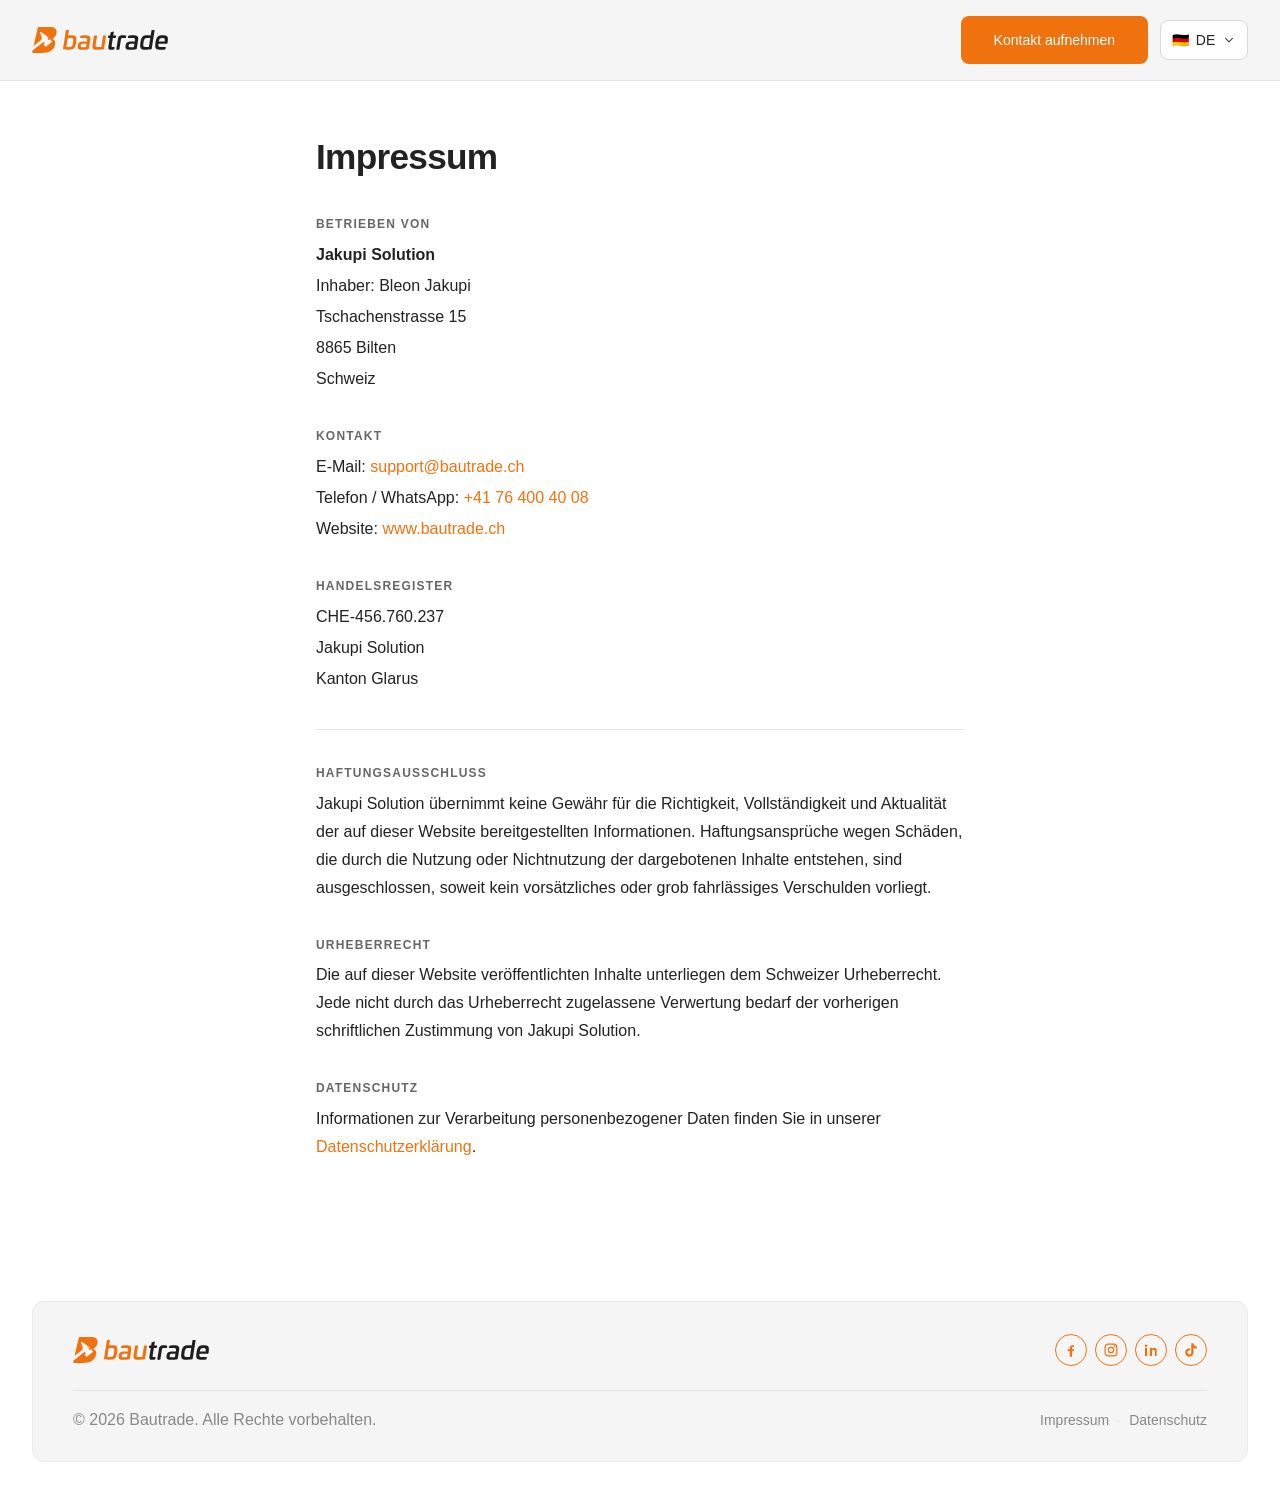
<file: impressum.html>
<!doctype html>
<html lang="de">
  <head>
    <meta charset="UTF-8" />
    <meta name="viewport" content="width=device-width, initial-scale=1.0" />
    <title>Impressum – Bautrade</title>
    <link rel="icon" type="image/svg+xml" href="./img/favicon.png" />
    <link rel="stylesheet" href="./style.css" />
    <style>
      .legal-wrap {
        max-width: 680px;
        margin: 0 auto;
        padding: 3.5rem 1rem 6rem;
      }
      .legal-title {
        font-size: 2.2rem;
        font-weight: 700;
        letter-spacing: -0.02em;
        margin: 0 0 2.5rem;
        color: var(--color-text);
      }
      .legal-block {
        margin-bottom: 2.25rem;
      }
      .legal-block h2 {
        font-size: 0.75rem;
        font-weight: 700;
        letter-spacing: 0.1em;
        text-transform: uppercase;
        color: var(--color-muted);
        margin: 0 0 0.6rem;
      }
      .legal-block p {
        font-size: 1rem;
        line-height: 1.75;
        color: var(--color-text);
        margin: 0 0 0.2rem;
      }
      .legal-block a {
        color: var(--color-primary);
        text-decoration: none;
      }
      .legal-block a:hover {
        text-decoration: underline;
      }
      .legal-divider {
        border: none;
        border-top: 1px solid var(--color-border);
        margin: 2.25rem 0;
      }
    </style>
  </head>
  <body>
    <header class="site-header" id="top">
      <div class="container header-inner">
        <a href="./de" class="brand-logo" aria-label="Bautrade Startseite"><img src="./img/logo.svg" alt="Bautrade" /></a>
        <div class="header-actions">
          <a class="btn btn-primary btn-sm" href="./de#contact">Kontakt aufnehmen</a>
          <div class="lang-switcher" data-lang-switcher>
            <button class="lang-trigger" type="button" aria-label="Sprache wechseln"><span>🇩🇪</span><span>DE</span><svg viewBox="0 0 24 24" fill="none" aria-hidden="true"><path d="m6 9 6 6 6-6" stroke="currentColor" stroke-width="1.8" stroke-linecap="round" /></svg></button>
            <div class="lang-menu">
              <a class="lang-option is-active" href="./de"><span>🇩🇪</span><span>Deutsch</span></a>
              <a class="lang-option" href="./en"><span>🇬🇧</span><span>English</span></a>
              <a class="lang-option" href="./fr"><span>🇫🇷</span><span>Français</span></a>
              <a class="lang-option" href="./it"><span>🇮🇹</span><span>Italiano</span></a>
            </div>
          </div>
        </div>
      </div>
    </header>

    <main>
      <div class="container">
        <div class="legal-wrap">

          <h1 class="legal-title">Impressum</h1>

          <div class="legal-block">
            <h2>Betrieben von</h2>
            <p><strong>Jakupi Solution</strong></p>
            <p>Inhaber: Bleon Jakupi</p>
            <p>Tschachenstrasse 15</p>
            <p>8865 Bilten</p>
            <p>Schweiz</p>
          </div>

          <div class="legal-block">
            <h2>Kontakt</h2>
            <p>E-Mail: <a href="mailto:support@bautrade.ch">support@bautrade.ch</a></p>
            <p>Telefon / WhatsApp: <a href="https://wa.me/41764004008" target="_blank" rel="noopener">+41 76 400 40 08</a></p>
            <p>Website: <a href="https://www.bautrade.ch" target="_blank" rel="noopener">www.bautrade.ch</a></p>
          </div>

          <div class="legal-block">
            <h2>Handelsregister</h2>
            <p>CHE-456.760.237</p>
            <p>Jakupi Solution</p>
            <p>Kanton Glarus</p>
          </div>

          <hr class="legal-divider" />

          <div class="legal-block">
            <h2>Haftungsausschluss</h2>
            <p>
              Jakupi Solution übernimmt keine Gewähr für die Richtigkeit, Vollständigkeit und Aktualität der
              auf dieser Website bereitgestellten Informationen. Haftungsansprüche wegen Schäden, die durch
              die Nutzung oder Nichtnutzung der dargebotenen Inhalte entstehen, sind ausgeschlossen, soweit
              kein vorsätzliches oder grob fahrlässiges Verschulden vorliegt.
            </p>
          </div>

          <div class="legal-block">
            <h2>Urheberrecht</h2>
            <p>
              Die auf dieser Website veröffentlichten Inhalte unterliegen dem Schweizer Urheberrecht.
              Jede nicht durch das Urheberrecht zugelassene Verwertung bedarf der vorherigen schriftlichen
              Zustimmung von Jakupi Solution.
            </p>
          </div>

          <div class="legal-block">
            <h2>Datenschutz</h2>
            <p>
              Informationen zur Verarbeitung personenbezogener Daten finden Sie in unserer
              <a href="./datenschutz.html">Datenschutzerklärung</a>.
            </p>
          </div>

        </div>
      </div>
    </main>

    <div class="container footer-wrap">
      <footer class="site-footer">
        <div class="footer-top">
          <a href="./de" class="brand-logo" aria-label="Bautrade Startseite"><img src="./img/logo.svg" alt="Bautrade" /></a>
          <div class="socials"><a href="#" aria-label="Facebook"><svg viewBox="0 0 24 24" fill="currentColor" aria-hidden="true"><path d="M13.5 22v-8h2.7l.4-3h-3.1V9.1c0-.9.3-1.5 1.7-1.5h1.5V5c-.3 0-1.3-.1-2.5-.1-2.4 0-4.1 1.5-4.1 4.3V11H7v3h3.1v8h3.4z" /></svg></a><a href="#" aria-label="Instagram"><svg viewBox="0 0 24 24" fill="none" aria-hidden="true"><rect x="3.2" y="3.2" width="17.6" height="17.6" rx="5" stroke="currentColor" stroke-width="1.8" /><circle cx="12" cy="12" r="4" stroke="currentColor" stroke-width="1.8" /><circle cx="17.4" cy="6.6" r="1.2" fill="currentColor" /></svg></a><a href="#" aria-label="LinkedIn"><svg viewBox="0 0 24 24" fill="currentColor" aria-hidden="true"><path d="M6.2 8.8H3V21h3.2V8.8zM4.6 7.4A1.9 1.9 0 1 0 4.6 3.6a1.9 1.9 0 0 0 0 3.8zM21 21h-3.2v-6c0-1.4 0-3.2-2-3.2s-2.3 1.5-2.3 3V21h-3.2V8.8h3.1v1.7h.1c.4-.8 1.5-1.8 3.1-1.8 3.3 0 3.9 2.2 3.9 5V21z" /></svg></a><a href="#" aria-label="TikTok"><svg viewBox="0 0 24 24" fill="currentColor" aria-hidden="true"><path d="M19.59 6.69a4.83 4.83 0 0 1-3.77-4.25V2h-3.45v13.67a2.89 2.89 0 0 1-5.2 1.74 2.89 2.89 0 0 1 2.31-4.64 2.93 2.93 0 0 1 .88.13V9.4a6.84 6.84 0 0 0-1-.05A6.33 6.33 0 0 0 5 20.1a6.34 6.34 0 0 0 10.86-4.43v-7a8.16 8.16 0 0 0 4.77 1.52v-3.4a4.85 4.85 0 0 1-1-.1z" /></svg></a></div>
        </div>
        <div class="footer-bottom">
          <p>© 2026 Bautrade. Alle Rechte vorbehalten.</p>
          <div class="footer-legal"><a href="./impressum">Impressum</a><span>·</span><a href="./datenschutz">Datenschutz</a></div>
        </div>
      </footer>
    </div>

    <script>
      (function () {
        const switcher = document.querySelector("[data-lang-switcher]");
        if (switcher) {
          const trigger = switcher.querySelector(".lang-trigger");
          trigger.addEventListener("click", function () { switcher.classList.toggle("is-open"); });
          document.addEventListener("click", function (event) { if (!switcher.contains(event.target)) switcher.classList.remove("is-open"); });
        }
      })();
    </script>
  </body>
</html>
</file>
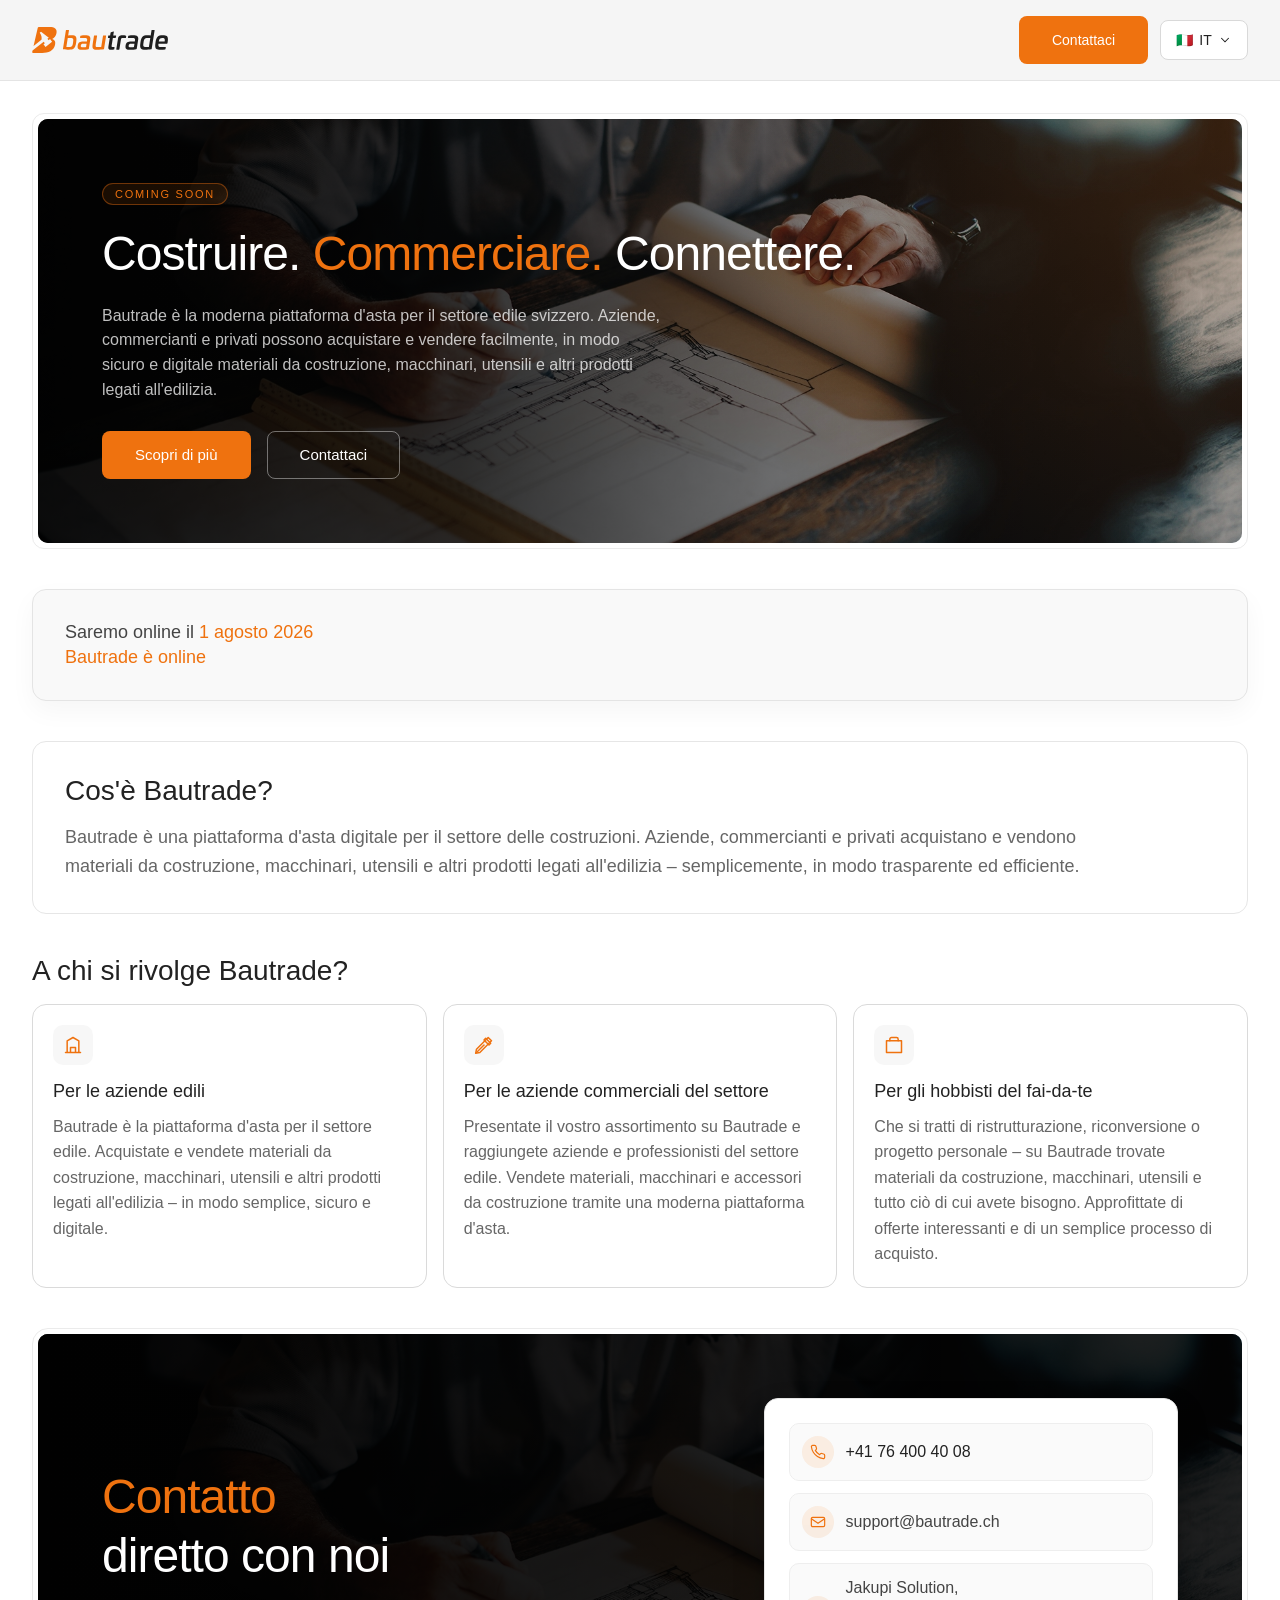
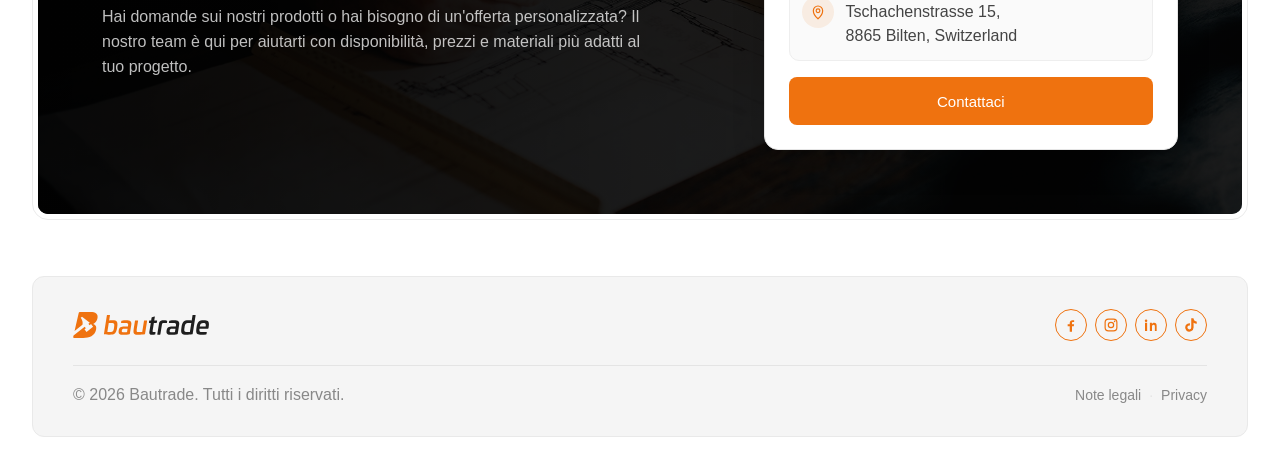
<file: it.html>
<!doctype html>
<html lang="it">
  <head>
    <meta charset="UTF-8" />
    <meta name="viewport" content="width=device-width, initial-scale=1.0" />
    <title>Bautrade Coming Soon</title>
    <link rel="icon" type="image/svg+xml" href="./img/favicon.png" />
    <link rel="stylesheet" href="./style.css" />
  </head>
  <body>
    <header class="site-header" id="top">
      <div class="container header-inner">
        <a href="./it" class="brand-logo" aria-label="Home Bautrade"><img src="./img/logo.svg" alt="Bautrade" /></a>
        <div class="header-actions">
          <a class="btn btn-primary btn-sm" href="#contact">Contattaci</a>
          <div class="lang-switcher" data-lang-switcher>
            <button class="lang-trigger" type="button" aria-label="Cambia lingua"><span>🇮🇹</span><span>IT</span><svg viewBox="0 0 24 24" fill="none" aria-hidden="true"><path d="m6 9 6 6 6-6" stroke="currentColor" stroke-width="1.8" stroke-linecap="round" /></svg></button>
            <div class="lang-menu">
              <a class="lang-option" href="./"><span>🇩🇪</span><span>Deutsch</span></a>
              <a class="lang-option" href="./en"><span>🇬🇧</span><span>English</span></a>
              <a class="lang-option" href="./fr"><span>🇫🇷</span><span>Français</span></a>
              <a class="lang-option  is-active" href="./it"><span>🇮🇹</span><span>Italiano</span></a>
            </div>
          </div>
        </div>
      </div>
    </header>
    <main>
      <div class="container page-content">
        <section class="hero-shell">
          <div class="hero-card">
            <div class="hero-overlay"></div>
            <div class="hero-radial"></div>
            <div class="hero-content">
              <span class="badge">Coming Soon</span>
              <h1><span class="hero-line">Costruire. <span class="accent">Commerciare.</span> Connettere.</span></h1>
              <p>Bautrade è la moderna piattaforma d'asta per il settore edile svizzero. Aziende, commercianti e privati possono acquistare e vendere facilmente, in modo sicuro e digitale materiali da costruzione, macchinari, utensili e altri prodotti legati all'edilizia.</p>
              <div class="hero-actions">
                <a class="btn btn-primary" href="#about">Scopri di più</a>
                <a class="btn btn-outline" href="#contact">Contattaci</a>
              </div>
            </div>
          </div>
        </section>

        <section class="countdown-section">
          <p class="countdown-text">Saremo online il <span class="accent">1 agosto 2026</span></p>
          <div class="countdown-grid" id="countdown-grid">
            <div class="countdown-box"><p id="days">00</p><span>Giorni</span></div>
            <div class="countdown-box"><p id="hours">00</p><span>Ore</span></div>
            <div class="countdown-box"><p id="minutes">00</p><span>Minuti</span></div>
            <div class="countdown-box"><p id="seconds">00</p><span>Secondi</span></div>
          </div>
          <p id="countdown-live" class="countdown-live">Bautrade è online</p>
        </section>

        <section id="about" class="about-section">
          <h2>Cos'è Bautrade?</h2>
          <p>Bautrade è una piattaforma d'asta digitale per il settore delle costruzioni. Aziende, commercianti e privati acquistano e vendono materiali da costruzione, macchinari, utensili e altri prodotti legati all'edilizia – semplicemente, in modo trasparente ed efficiente.</p>
        </section>

        <section class="features-section">
          <div class="features-head"><h2>A chi si rivolge Bautrade?</h2></div>
          <div class="features-grid">
            <article class="feature-card"><span class="icon-box"><svg viewBox="0 0 24 24" fill="none" aria-hidden="true"><path d="M3 21h18" stroke="currentColor" stroke-width="1.8" stroke-linecap="round" /><path d="M5 21V7l7-4 7 4v14" stroke="currentColor" stroke-width="1.8" stroke-linejoin="round" /><path d="M9 21v-6h6v6" stroke="currentColor" stroke-width="1.8" stroke-linejoin="round" /></svg></span><h3>Per le aziende edili</h3><p>Bautrade è la piattaforma d'asta per il settore edile. Acquistate e vendete materiali da costruzione, macchinari, utensili e altri prodotti legati all'edilizia – in modo semplice, sicuro e digitale.</p></article>
            <article class="feature-card"><span class="icon-box"><svg viewBox="0 0 24 24" fill="none" aria-hidden="true"><path d="M3 21l9-9" stroke="currentColor" stroke-width="1.8" stroke-linecap="round" /><path d="M14 4l6 6-2 2-6-6 2-2z" stroke="currentColor" stroke-width="1.8" stroke-linejoin="round" /><path d="M2 22l5-1 14-14-4-4L3 17l-1 5z" stroke="currentColor" stroke-width="1.8" stroke-linejoin="round" /></svg></span><h3>Per le aziende commerciali del settore</h3><p>Presentate il vostro assortimento su Bautrade e raggiungete aziende e professionisti del settore edile. Vendete materiali, macchinari e accessori da costruzione tramite una moderna piattaforma d'asta.</p></article>
            <article class="feature-card"><span class="icon-box"><svg viewBox="0 0 24 24" fill="none" aria-hidden="true"><path d="M3 7h18v14H3z" stroke="currentColor" stroke-width="1.8" stroke-linejoin="round" /><path d="M7 7V5a2 2 0 0 1 2-2h6a2 2 0 0 1 2 2v2" stroke="currentColor" stroke-width="1.8" stroke-linecap="round" /></svg></span><h3>Per gli hobbisti del fai-da-te</h3><p>Che si tratti di ristrutturazione, riconversione o progetto personale – su Bautrade trovate materiali da costruzione, macchinari, utensili e tutto ciò di cui avete bisogno. Approfittate di offerte interessanti e di un semplice processo di acquisto.</p></article>
          </div>
        </section>

        <section id="contact" class="contact-shell">
          <div class="contact-card-bg">
            <div class="contact-image"></div>
            <div class="contact-overlay"></div>
            <div class="contact-gradient"></div>
            <div class="contact-inner">
              <div class="contact-copy">
                <h2><span class="accent">Contatto</span><br />diretto con noi</h2>
                <p>Hai domande sui nostri prodotti o hai bisogno di un'offerta personalizzata? Il nostro team è qui per aiutarti con disponibilità, prezzi e materiali più adatti al tuo progetto.</p>
              </div>
              <div class="contact-info-card"><div class="contact-row"><span class="contact-icon"><svg viewBox="0 0 24 24" fill="none" aria-hidden="true"><path d="M22 16.9v3a2 2 0 0 1-2.2 2 19.8 19.8 0 0 1-8.6-3.1 19.5 19.5 0 0 1-6-6A19.8 19.8 0 0 1 2.1 4.2 2 2 0 0 1 4 2h3a2 2 0 0 1 2 1.7c.1.9.4 1.8.7 2.6a2 2 0 0 1-.5 2.1L8 9.6a16 16 0 0 0 6.4 6.4l1.2-1.2a2 2 0 0 1 2.1-.5c.8.3 1.7.6 2.6.7A2 2 0 0 1 22 16.9z" stroke="currentColor" stroke-width="1.8" stroke-linejoin="round" /></svg></span><a href="https://wa.me/41764004008" target="_blank" rel="noopener" style="color:inherit;text-decoration:none;">+41 76 400 40 08</a></div><div class="contact-row"><span class="contact-icon"><svg viewBox="0 0 24 24" fill="none" aria-hidden="true"><path d="M4 5h16a2 2 0 0 1 2 2v10a2 2 0 0 1-2 2H4a2 2 0 0 1-2-2V7a2 2 0 0 1 2-2z" stroke="currentColor" stroke-width="1.8" stroke-linejoin="round" /><path d="m22 7-10 7L2 7" stroke="currentColor" stroke-width="1.8" stroke-linejoin="round" /></svg></span><span>support@bautrade.ch</span></div><div class="contact-row"><span class="contact-icon"><svg viewBox="0 0 24 24" fill="none" aria-hidden="true"><path d="M12 22s7-5.7 7-12a7 7 0 1 0-14 0c0 6.3 7 12 7 12z" stroke="currentColor" stroke-width="1.8" /><circle cx="12" cy="10" r="2.8" stroke="currentColor" stroke-width="1.8" /></svg></span><span>Jakupi Solution,<br/>Tschachenstrasse 15,<br/>8865 Bilten, Switzerland</span></div><a class="btn btn-primary btn-full" href="mailto:support@bautrade.ch">Contattaci</a></div>
            </div>
          </div>
        </section>
      </div>
    </main>

    <div class="container footer-wrap">
      <footer class="site-footer">
        <div class="footer-top">
          <a href="./it" class="brand-logo" aria-label="Home Bautrade"><img src="./img/logo.svg" alt="Bautrade" /></a>
          <div class="socials"><a href="#" aria-label="Facebook"><svg viewBox="0 0 24 24" fill="currentColor" aria-hidden="true"><path d="M13.5 22v-8h2.7l.4-3h-3.1V9.1c0-.9.3-1.5 1.7-1.5h1.5V5c-.3 0-1.3-.1-2.5-.1-2.4 0-4.1 1.5-4.1 4.3V11H7v3h3.1v8h3.4z" /></svg></a><a href="#" aria-label="Instagram"><svg viewBox="0 0 24 24" fill="none" aria-hidden="true"><rect x="3.2" y="3.2" width="17.6" height="17.6" rx="5" stroke="currentColor" stroke-width="1.8" /><circle cx="12" cy="12" r="4" stroke="currentColor" stroke-width="1.8" /><circle cx="17.4" cy="6.6" r="1.2" fill="currentColor" /></svg></a><a href="#" aria-label="LinkedIn"><svg viewBox="0 0 24 24" fill="currentColor" aria-hidden="true"><path d="M6.2 8.8H3V21h3.2V8.8zM4.6 7.4A1.9 1.9 0 1 0 4.6 3.6a1.9 1.9 0 0 0 0 3.8zM21 21h-3.2v-6c0-1.4 0-3.2-2-3.2s-2.3 1.5-2.3 3V21h-3.2V8.8h3.1v1.7h.1c.4-.8 1.5-1.8 3.1-1.8 3.3 0 3.9 2.2 3.9 5V21z" /></svg></a><a href="#" aria-label="TikTok"><svg viewBox="0 0 24 24" fill="currentColor" aria-hidden="true"><path d="M19.59 6.69a4.83 4.83 0 0 1-3.77-4.25V2h-3.45v13.67a2.89 2.89 0 0 1-5.2 1.74 2.89 2.89 0 0 1 2.31-4.64 2.93 2.93 0 0 1 .88.13V9.4a6.84 6.84 0 0 0-1-.05A6.33 6.33 0 0 0 5 20.1a6.34 6.34 0 0 0 10.86-4.43v-7a8.16 8.16 0 0 0 4.77 1.52v-3.4a4.85 4.85 0 0 1-1-.1z" /></svg></a></div>
        </div>
        <div class="footer-bottom">
          <p>© 2026 Bautrade. Tutti i diritti riservati.</p>
          <div class="footer-legal"><a href="./impressum">Note legali</a><span>·</span><a href="./datenschutz">Privacy</a></div>
        </div>
      </footer>
    </div>

    <script>
      (function () {
        const targetDate = new Date("2026-08-01T00:00:00").getTime();
        const daysNode = document.getElementById("days");
        const hoursNode = document.getElementById("hours");
        const minutesNode = document.getElementById("minutes");
        const secondsNode = document.getElementById("seconds");
        const countdownGrid = document.getElementById("countdown-grid");
        const liveNode = document.getElementById("countdown-live");
        const switcher = document.querySelector("[data-lang-switcher]");
        function tick() { const diffMs = targetDate - Date.now(); if (diffMs <= 0) { countdownGrid.style.display = "none"; liveNode.style.display = "block"; return; } const totalSeconds = Math.floor(diffMs / 1000); daysNode.textContent = String(Math.floor(totalSeconds / 86400)).padStart(2, "0"); hoursNode.textContent = String(Math.floor((totalSeconds % 86400) / 3600)).padStart(2, "0"); minutesNode.textContent = String(Math.floor((totalSeconds % 3600) / 60)).padStart(2, "0"); secondsNode.textContent = String(totalSeconds % 60).padStart(2, "0"); }
        if (switcher) { const trigger = switcher.querySelector(".lang-trigger"); trigger.addEventListener("click", function () { switcher.classList.toggle("is-open"); }); document.addEventListener("click", function (event) { if (!switcher.contains(event.target)) switcher.classList.remove("is-open"); }); }
        tick(); window.setInterval(tick, 1000);
      })();
    </script>
  </body>
</html>
</file>
<file: style.css>
:root {
  --color-bg: #ffffff;
  --color-surface: #f5f5f5;
  --color-surface-light: #f9f9f9;
  --color-text: #222222;
  --color-muted: #666666;
  --color-border: #e4e4e4;
  --color-border-soft: #ebebeb;
  --color-primary: #ef720f;
  --color-white: #ffffff;
  --container-max: 1360px;
  --radius-lg: 14px;
  --radius-xl: 16px;
  --radius-pill: 999px;
  --shadow-soft: 0 10px 26px rgba(0, 0, 0, 0.04);
  --shadow-card: 0 14px 32px rgba(0, 0, 0, 0.18);
}

*,
*::before,
*::after {
  box-sizing: border-box;
}

html,
body {
  margin: 0;
  padding: 0;
  scroll-behavior: smooth;
}

body {
  min-height: 100vh;
  font-family: "Metropolis", "Inter", "Segoe UI", Arial, sans-serif;
  background: var(--color-bg);
  color: var(--color-text);
}

a {
  color: inherit;
  text-decoration: none;
}

.container {
  width: 100%;
  max-width: var(--container-max);
  margin: 0 auto;
  padding-left: 1rem;
  padding-right: 1rem;
}

.site-header {
  position: sticky;
  top: 0;
  z-index: 50;
  width: 100%;
  border-bottom: 1px solid var(--color-border);
  background: var(--color-surface);
}

.header-inner {
  display: flex;
  align-items: center;
  justify-content: space-between;
  gap: 1rem;
  padding-top: 1rem;
  padding-bottom: 1rem;
}

.header-actions {
  display: flex;
  align-items: center;
  gap: 0.75rem;
}

.brand-logo {
  display: inline-flex;
  align-items: center;
}

.brand-logo img {
  height: 26px;
  width: auto;
  display: block;
}

.btn {
  display: inline-flex;
  align-items: center;
  justify-content: center;
  border-radius: 8px;
  font-size: 15px;
  font-weight: 500;
  line-height: 1;
  transition: all 0.2s ease;
  border: 1px solid transparent;
  cursor: pointer;
}

.btn-sm {
  height: 40px;
  padding: 0 1rem;
  font-size: 14px;
  font-weight: 500;
}

.lang-switcher {
  position: relative;
}

.lang-trigger {
  height: 40px;
  min-width: 88px;
  border: 1px solid #d9d9d9;
  border-radius: 8px;
  background: #ffffff;
  color: #222222;
  font-size: 14px;
  font-weight: 500;
  display: inline-flex;
  align-items: center;
  justify-content: center;
  gap: 0.4rem;
  padding: 0 0.65rem;
  cursor: pointer;
  transition: border-color 0.2s ease, color 0.2s ease;
}

.lang-trigger:hover {
  border-color: #c8c8c8;
  color: #111111;
}

.lang-trigger svg {
  width: 14px;
  height: 14px;
}

.lang-menu {
  position: absolute;
  right: 0;
  top: calc(100% + 8px);
  width: 170px;
  border-radius: 10px;
  border: 1px solid #e4e4e4;
  background: #ffffff;
  box-shadow: 0 10px 25px rgba(0, 0, 0, 0.08);
  padding: 0.4rem;
  display: none;
  z-index: 60;
}

.lang-switcher.is-open .lang-menu {
  display: block;
}

.lang-option {
  display: flex;
  align-items: center;
  gap: 0.65rem;
  border-radius: 7px;
  padding: 0.5rem 0.65rem;
  font-size: 14px;
  color: #222222;
  transition: background 0.2s ease;
}

.lang-option:hover {
  background: #f5f5f5;
}

.lang-option.is-active {
  background: #f5f5f5;
  font-weight: 500;
}

.btn-primary {
  height: 48px;
  padding: 0 2rem;
  color: var(--color-white);
  background: var(--color-primary);
}

.btn-primary:hover {
  background: #de690e;
}

.btn-outline {
  height: 48px;
  padding: 0 2rem;
  color: var(--color-white);
  border-color: rgba(255, 255, 255, 0.4);
  background: transparent;
}

.btn-outline:hover {
  border-color: rgba(255, 255, 255, 0.7);
  background: rgba(255, 255, 255, 0.1);
}

.btn-full {
  width: 100%;
}

.page-content {
  padding-top: 2rem;
  padding-bottom: 3rem;
}

.hero-shell {
  border-radius: 12px;
  border: 1px solid var(--color-border-soft);
  background: #fff;
  padding: 5px;
}

.hero-card {
  position: relative;
  overflow: hidden;
  border-radius: 10px;
  background: #111111;
  background-image: url("./img/hero-background.jpg");
  background-size: cover;
  background-position: center;
  padding: 3rem 1.5rem;
}

.hero-overlay {
  position: absolute;
  inset: 0;
  background: linear-gradient(
    to right,
    rgba(0, 0, 0, 0.92) 0%,
    rgba(0, 0, 0, 0.8) 35%,
    rgba(0, 0, 0, 0.52) 62%,
    rgba(0, 0, 0, 0.28) 100%
  );
}

.hero-radial {
  position: absolute;
  inset: 0;
  background: radial-gradient(circle at top right, rgba(239, 114, 15, 0.18), transparent 42%);
}

.hero-content {
  position: relative;
  z-index: 2;
  max-width: 760px;
}

.badge {
  display: inline-flex;
  align-items: center;
  border-radius: var(--radius-pill);
  border: 1px solid rgba(239, 114, 15, 0.4);
  background: rgba(239, 114, 15, 0.1);
  color: var(--color-primary);
  font-size: 11px;
  font-weight: 500;
  letter-spacing: 0.16em;
  text-transform: uppercase;
  padding: 0.25rem 0.75rem;
}

.hero-content h1 {
  margin: 1.25rem 0 0;
  font-size: 1.95rem;
  font-weight: 500;
  line-height: 1.32;
  letter-spacing: -0.02em;
  color: var(--color-white);
}

.hero-content h1 .hero-line {
  display: block;
}

.accent {
  color: var(--color-primary);
}

.hero-content p {
  margin: 1.25rem 0 0;
  max-width: 560px;
  font-size: 1rem;
  line-height: 1.55;
  color: rgba(255, 255, 255, 0.75);
}

.hero-actions {
  margin-top: 1.75rem;
  display: flex;
  flex-direction: column;
  gap: 0.75rem;
}

.countdown-section {
  margin-top: 2rem;
  border-radius: var(--radius-lg);
  border: 1px solid var(--color-border);
  background: var(--color-surface-light);
  box-shadow: var(--shadow-soft);
  padding: 2rem 1.5rem;
}

.countdown-text {
  margin: 0;
  font-size: 1.125rem;
  font-weight: 400;
  color: #444444;
}

.countdown-grid {
  margin-top: 1.25rem;
  display: grid;
  grid-template-columns: repeat(2, minmax(0, 1fr));
  gap: 0.75rem;
}

.countdown-box {
  min-width: 78px;
  border-radius: 10px;
  border: 1px solid #e1e1e1;
  background: #fafafa;
  box-shadow: 0 6px 14px rgba(0, 0, 0, 0.05);
  padding: 0.75rem;
  text-align: center;
}

.countdown-box p {
  margin: 0;
  font-size: 24px;
  font-weight: 400;
  line-height: 1;
  color: #222222;
  font-variant-numeric: tabular-nums;
}

.countdown-box span {
  display: block;
  margin-top: 0.25rem;
  font-size: 12px;
  font-weight: 500;
  letter-spacing: 0.08em;
  text-transform: uppercase;
  color: #727272;
}

.countdown-live {
  display: none;
  margin: 0.25rem 0 0;
  font-size: 1.125rem;
  font-weight: 400;
  color: var(--color-primary);
}

.about-section {
  margin-top: 2rem;
  border-radius: var(--radius-lg);
  border: 1px solid #e6e6e6;
  background: #ffffff;
  padding: 2rem 1.5rem;
}

.about-section h2,
.features-head h2 {
  margin: 0;
  font-size: 28px;
  font-weight: 500;
  line-height: 1.2;
  color: #222222;
}

.about-section p {
  margin: 1rem 0 0;
  max-width: 64rem;
  font-size: 1.125rem;
  line-height: 1.6;
  color: #666666;
}

.features-section {
  margin-top: 2rem;
}

.features-head {
  margin-bottom: 1rem;
}

.features-grid {
  display: grid;
  grid-template-columns: 1fr;
  gap: 1rem;
}

.feature-card {
  border-radius: var(--radius-lg);
  border: 1px solid #dadada;
  background: #fff;
  padding: 1.25rem;
  transition: border-color 0.2s ease;
}

.feature-card:hover {
  border-color: rgba(239, 114, 15, 0.4);
}

.icon-box {
  display: inline-flex;
  align-items: center;
  justify-content: center;
  width: 40px;
  height: 40px;
  border-radius: 10px;
  background: #f7f7f7;
  color: var(--color-primary);
}

.icon-box svg {
  width: 20px;
  height: 20px;
}

.feature-card h3 {
  margin: 1rem 0 0;
  font-size: 18px;
  font-weight: 500;
  color: #222222;
}

.feature-card p {
  margin: 0.75rem 0 0;
  font-size: 1rem;
  line-height: 1.6;
  color: #666666;
}

.contact-shell {
  margin-top: 2rem;
  border-radius: var(--radius-xl);
  border: 1px solid var(--color-border-soft);
  background: #fff;
  padding: 5px;
}

.contact-card-bg {
  position: relative;
  overflow: hidden;
  border-radius: 10px;
}

.contact-image,
.contact-overlay,
.contact-gradient {
  position: absolute;
  inset: 0;
}

.contact-image {
  background-image: url("./img/hero-background.jpg");
  background-size: cover;
  background-position: center;
}

.contact-overlay {
  background: rgba(0, 0, 0, 0.75);
}

.contact-gradient {
  background: linear-gradient(to right, rgba(0, 0, 0, 0.8), rgba(0, 0, 0, 0.55), rgba(0, 0, 0, 0.45));
}

.contact-inner {
  position: relative;
  z-index: 2;
  display: grid;
  grid-template-columns: 1fr;
  gap: 1.5rem;
  padding: 3rem 1.5rem;
}

.contact-copy {
  max-width: 560px;
}

.contact-copy h2 {
  margin: 0;
  font-size: 1.95rem;
  font-weight: 500;
  line-height: 1.24;
  letter-spacing: -0.02em;
  color: #fff;
}

.contact-copy p {
  margin: 1.25rem 0 0;
  max-width: 560px;
  font-size: 1rem;
  line-height: 1.55;
  color: rgba(255, 255, 255, 0.75);
}

.contact-info-card {
  width: 100%;
  min-width: 0;
  border-radius: var(--radius-lg);
  border: 1px solid #e5e5e5;
  background: #fff;
  box-shadow: var(--shadow-card);
  padding: 1.25rem;
}

.contact-row {
  display: flex;
  align-items: center;
  min-width: 0;
  gap: 0.75rem;
  border-radius: 10px;
  border: 1px solid #eeeeee;
  background: #fafafa;
  padding: 0.75rem;
}

.contact-row + .contact-row {
  margin-top: 0.75rem;
}

.contact-icon {
  width: 32px;
  height: 32px;
  border-radius: 999px;
  display: inline-flex;
  align-items: center;
  justify-content: center;
  color: var(--color-primary);
  background: rgba(239, 114, 15, 0.1);
  flex-shrink: 0;
}

.contact-icon svg {
  width: 16px;
  height: 16px;
}

.contact-row span:last-child {
  flex: 1;
  min-width: 0;
  font-size: 1rem;
  font-weight: 400;
  line-height: 1.5;
  color: #444444;
  white-space: normal;
  overflow-wrap: anywhere;
  word-break: break-word;
}

.contact-info-card .btn {
  margin-top: 1rem;
}

.footer-wrap {
  padding-top: 0.5rem;
  padding-bottom: 1.5rem;
}

.site-footer {
  width: 100%;
  border-radius: 12px;
  border: 1px solid #e9e9e9;
  background: var(--color-surface);
  padding: 2rem 1.5rem;
}

.footer-top {
  border-bottom: 1px solid var(--color-border);
  padding-bottom: 1.5rem;
  display: flex;
  align-items: center;
  justify-content: space-between;
}

.footer-bottom {
  padding-top: 1.25rem;
  display: flex;
  flex-direction: row;
  align-items: center;
  justify-content: space-between;
  flex-wrap: wrap;
  gap: 0.75rem;
}

.footer-legal {
  display: flex;
  align-items: center;
  gap: 0.5rem;
  font-size: 0.875rem;
  color: #888888;
}

.footer-legal a {
  color: #888888;
  text-decoration: none;
}

.footer-legal a:hover {
  color: var(--color-text);
  text-decoration: underline;
}

.footer-legal span {
  color: var(--color-border);
}

.footer-bottom p {
  margin: 0;
  color: #888888;
  font-size: 1rem;
  font-weight: 400;
}

.socials {
  display: flex;
  align-items: center;
  gap: 0.5rem;
}

.socials a {
  width: 32px;
  height: 32px;
  border-radius: 999px;
  border: 1px solid var(--color-primary);
  color: var(--color-primary);
  display: inline-flex;
  align-items: center;
  justify-content: center;
  transition: all 0.2s ease;
}

.socials a:hover {
  background: var(--color-primary);
  color: #fff;
}

.socials svg {
  width: 16px;
  height: 16px;
}

@media (min-width: 640px) {
  .container {
    padding-left: 1.5rem;
    padding-right: 1.5rem;
  }

  .hero-actions {
    width: auto;
    flex-direction: row;
    align-items: center;
    gap: 1rem;
  }

  .about-section,
  .countdown-section {
    margin-top: 2.5rem;
    padding-left: 2rem;
    padding-right: 2rem;
  }

  .features-section,
  .contact-shell {
    margin-top: 2.5rem;
  }

  .features-grid {
    grid-template-columns: repeat(2, minmax(0, 1fr));
  }

  .contact-info-card {
    padding: 1.5rem;
  }

  .footer-bottom {
    flex-direction: row;
    align-items: center;
    justify-content: space-between;
  }
}

@media (min-width: 768px) {
  .hero-card,
  .contact-inner {
    padding-left: 2.5rem;
    padding-right: 2.5rem;
    padding-top: 3.5rem;
    padding-bottom: 3.5rem;
  }

  .hero-content h1,
  .contact-copy h2 {
    font-size: 3rem;
    line-height: 1.22;
  }

  .countdown-grid {
    grid-template-columns: repeat(4, minmax(0, 1fr));
  }
}

@media (min-width: 1024px) {
  .container {
    padding-left: 2rem;
    padding-right: 2rem;
  }

  .hero-card {
    padding: 4rem;
  }

  .contact-inner {
    grid-template-columns: 1.2fr 0.8fr;
    align-items: center;
    gap: 2.5rem;
    padding: 4rem;
  }

  .contact-info-card {
    max-width: 430px;
    justify-self: end;
  }

  .site-footer {
    padding-left: 2.5rem;
    padding-right: 2.5rem;
  }
}

@media (min-width: 1280px) {
  .features-grid {
    grid-template-columns: repeat(3, minmax(0, 1fr));
  }
}
</file>
